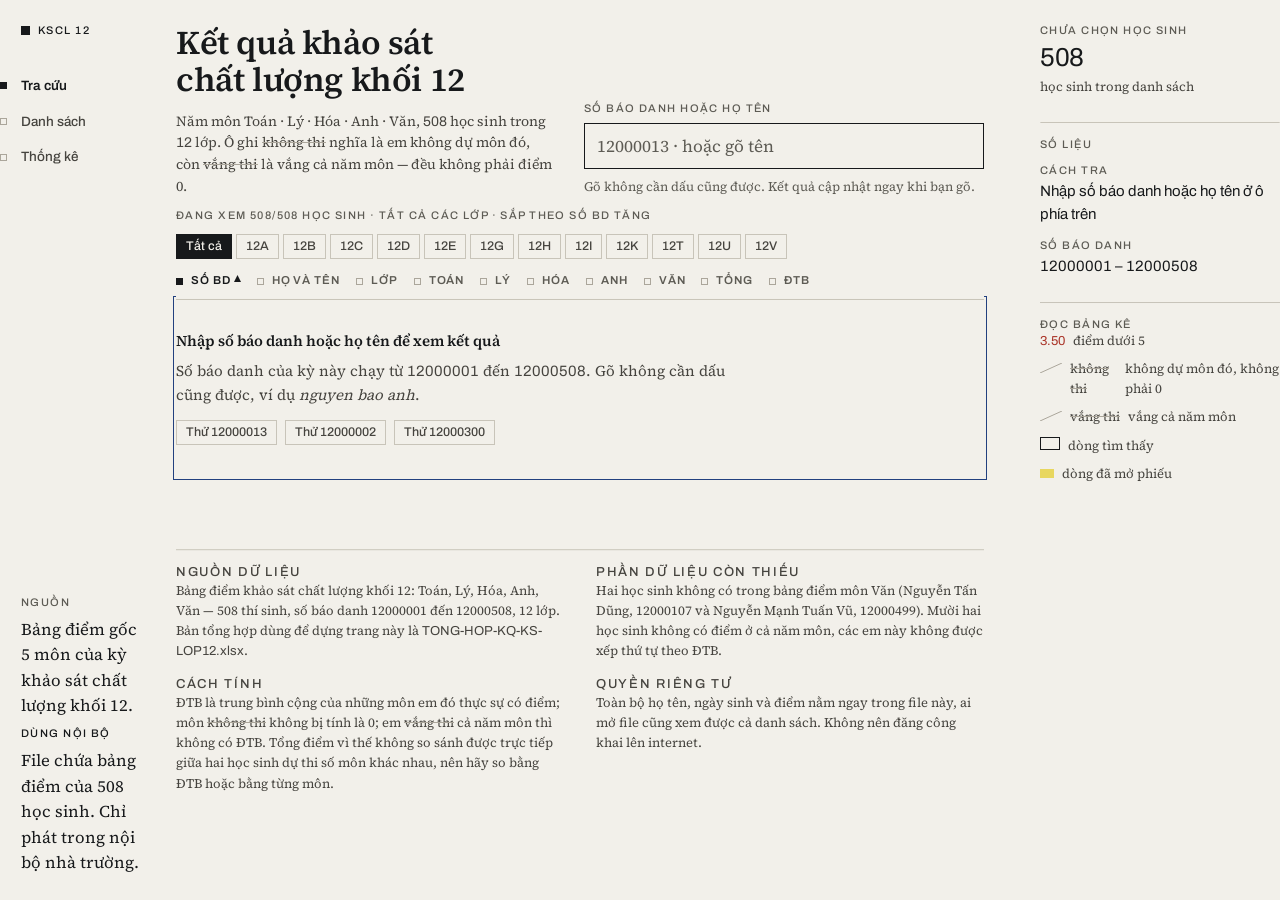
<file: deploy-vercel/index.html>
<!doctype html>
<html lang="vi">
<head>
<meta charset="utf-8">
<meta name="viewport" content="width=device-width, initial-scale=1">
<title>Tra cứu kết quả khảo sát chất lượng khối 12</title>
<meta name="description" content="Tra cứu điểm khảo sát chất lượng 5 môn (Toán, Lý, Hóa, Anh, Văn) của 508 học sinh khối 12 theo số báo danh hoặc họ tên.">
<meta name="color-scheme" content="light">
<link rel="icon" href="[data-uri]">
<style>/* ==========================================================================
   KSCL 12 — bảng kê có thước kẻ
   Mọi đường kẻ do một engine 1px vẽ (xem app.js), trừ gạch chân của hàng tiêu
   đề đang dính (position: sticky không host được SVG).
   ========================================================================== */

/* ---- font, nạp bằng data URI do build.py chèn ---------------------------- */
@font-face{font-family:'Archivo';font-style:normal;font-weight:400 600;font-display:swap;src:url([data-uri]) format('woff2');unicode-range:U+0102-0103, U+0110-0111, U+0128-0129, U+0168-0169, U+01A0-01A1, U+01AF-01B0, U+0300-0301, U+0303-0304, U+0308-0309, U+0323, U+0329, U+1EA0-1EF9, U+20AB}
@font-face{font-family:'Archivo';font-style:normal;font-weight:400 600;font-display:swap;src:url([data-uri]) format('woff2');unicode-range:U+0000-00FF, U+0131, U+0152-0153, U+02BB-02BC, U+02C6, U+02DA, U+02DC, U+0304, U+0308, U+0329, U+2000-206F, U+20AC, U+2122, U+2191, U+2193, U+2212, U+2215, U+FEFF, U+FFFD}
@font-face{font-family:'Source Serif 4';font-style:normal;font-weight:400 600;font-display:swap;src:url([data-uri]) format('woff2');unicode-range:U+0102-0103, U+0110-0111, U+0128-0129, U+0168-0169, U+01A0-01A1, U+01AF-01B0, U+0300-0301, U+0303-0304, U+0308-0309, U+0323, U+0329, U+1EA0-1EF9, U+20AB}
@font-face{font-family:'Source Serif 4';font-style:normal;font-weight:400 600;font-display:swap;src:url([data-uri]) format('woff2');unicode-range:U+0000-00FF, U+0131, U+0152-0153, U+02BB-02BC, U+02C6, U+02DA, U+02DC, U+0304, U+0308, U+0329, U+2000-206F, U+20AC, U+2122, U+2191, U+2193, U+2212, U+2215, U+FEFF, U+FFFD}

:root {
  --giay-xuong:      #f2f0ea;
  --giay-xuong-2:    #e8e5dc;
  --giay-xuong-3:    #dedad0;
  --muc-toner:        #17191b;
  --muc-toner-2:      #46443f;
  --muc-toner-3:      #5d5b54;
  --duong-ke:       #c8c4b9;
  --duong-ke-2:     #aba69b;
  --son-do:        #a93226;
  --xanh-bi:       #22407e;
  --da-quang:     #e8d75f;

  --serif: "Source Serif 4", "Times New Roman", serif;
  --ui:    "Archivo", "Segoe UI", system-ui, sans-serif;

  --s1: 4px;  --s2: 8px;  --s3: 12px; --s4: 16px;
  --s5: 24px; --s6: 32px; --s7: 48px; --s8: 72px;

  --rail: 176px;
  --margin: 264px;
  --ease: cubic-bezier(.22, 1, .36, 1);
}

*, *::before, *::after { box-sizing: border-box; border-radius: 0; }

html { -webkit-text-size-adjust: 100%; }

body {
  margin: 0;
  background: var(--giay-xuong);
  color: var(--muc-toner);
  font: 400 16.5px/1.55 var(--serif);
  font-variant-numeric: tabular-nums;
  -webkit-font-smoothing: antialiased;
}

::selection { background: var(--da-quang); color: var(--muc-toner); }
:root { caret-color: var(--muc-toner); }

:focus-visible {
  outline: 1px solid var(--xanh-bi);
  outline-offset: 2px;
}

* { scrollbar-width: thin; scrollbar-color: var(--duong-ke-2) var(--giay-xuong); }
*::-webkit-scrollbar { width: 10px; height: 10px; }
*::-webkit-scrollbar-track { background: var(--giay-xuong); }
*::-webkit-scrollbar-thumb { background: var(--duong-ke-2); border: 3px solid var(--giay-xuong); }

/* ---- apparatus type ------------------------------------------------------ */
.lb {
  font: 500 11px/1.2 var(--ui);
  letter-spacing: .13em;
  text-transform: uppercase;
  color: var(--muc-toner-3);
}
.lb-ink { color: var(--muc-toner); }
.num { font-family: var(--ui); font-variant-numeric: tabular-nums; }

h1, h2, h3, p, ul, ol, figure, table { margin: 0; }

h1 {
  font: 600 clamp(26px, 2.6vw, 34px)/1.12 var(--serif);
  letter-spacing: -.012em;
  text-wrap: balance;
}
h2 { font: 600 19px/1.25 var(--serif); letter-spacing: -.005em; text-wrap: balance; }
h3 { font: 600 15px/1.3 var(--serif); }

a { color: var(--xanh-bi); text-underline-offset: 3px; text-decoration-thickness: 1px; }
a:hover { text-decoration-thickness: 2px; }

.struck {
  text-decoration: line-through;
  text-decoration-thickness: 1px;
  text-decoration-color: var(--duong-ke-2);
}

/* ---- shell --------------------------------------------------------------- */
.shell {
  display: grid;
  grid-template-columns: var(--rail) minmax(0, 1fr);
  align-items: start;
  min-height: 100vh;
}
@media (min-width: 1200px) {
  .shell { grid-template-columns: var(--rail) minmax(0, 1fr) var(--margin); }
}

/* ---- rail ---------------------------------------------------------------- */
.rail {
  position: sticky;
  top: 0;
  align-self: start;
  padding: var(--s5) var(--s4) var(--s5) 0;
  display: flex;
  flex-direction: column;
  gap: var(--s6);
}
@media (min-width: 1200px) { .rail { min-height: 100vh; } }

.mark { display: flex; align-items: center; gap: var(--s2); padding-left: 21px; }
.mark .sq { width: 9px; height: 9px; background: var(--muc-toner); flex: none; }
.nav { display: flex; flex-direction: column; gap: 2px; }
.nav button {
  appearance: none;
  background: none;
  border: 0;
  padding: var(--s2) 0 var(--s2) 21px;
  text-align: left;
  cursor: pointer;
  color: var(--muc-toner-2);
  font: 500 13.5px/1.3 var(--ui);
  position: relative;
}
.nav button:hover { color: var(--muc-toner); }
.nav button[aria-selected="true"] { color: var(--muc-toner); font-weight: 600; }
.nav .detent {
  position: absolute;
  left: 0; top: 50%;
  width: 7px; height: 7px;
  margin-top: -3.5px;
  border: 1px solid var(--duong-ke-2);
}
.nav button[aria-selected="true"] .detent { background: var(--muc-toner); border-color: var(--muc-toner); }
.rail .foot { margin-top: auto; padding-left: 21px; max-width: 148px; }
.rail .foot p + p { margin-top: var(--s2); }

/* ---- masthead ------------------------------------------------------------ */
.main { min-width: 0; padding: var(--s5) clamp(var(--s4), 3vw, var(--s6)) var(--s8) 0; }

.mast { display: grid; gap: var(--s5); }
@media (min-width: 900px) {
  .mast { grid-template-columns: minmax(0, 1fr) minmax(320px, 400px); align-items: end; gap: var(--s6); }
}
.mast .sub { margin-top: var(--s3); color: var(--muc-toner-2); font-size: 14px; }

/* ---- search -------------------------------------------------------------- */
.search label { display: block; margin-bottom: var(--s2); }
.search .field { position: relative; display: flex; }
.search input {
  flex: 1;
  min-width: 0;
  appearance: none;
  background: transparent;
  border: 1px solid var(--muc-toner);
  padding: 11px 38px 11px 12px;
  font: 400 17px/1.3 var(--serif);
  color: var(--muc-toner);
}
.search input::placeholder { color: var(--muc-toner-3); }
.search input::-webkit-search-cancel-button,
.search input::-webkit-search-decoration { -webkit-appearance: none; appearance: none; }
.search .clear {
  position: absolute;
  right: 1px; top: 1px; bottom: 1px;
  width: 34px;
  display: none;
  align-items: center;
  justify-content: center;
  background: none;
  border: 0;
  cursor: pointer;
  color: var(--muc-toner-2);
}
.search.has-q .clear { display: flex; }
.search .hint { margin-top: var(--s2); font-size: 13px; color: var(--muc-toner-3); }

/* ---- view head + rules --------------------------------------------------- */
.rulehost { position: relative; }

.story { margin-top: var(--s7); }
.story head, .story .head {
  display: block;
  padding-bottom: var(--s3);
}
.story > h2 { padding-bottom: var(--s2); }
.story > .lede { max-width: 68ch; color: var(--muc-toner-2); font-size: 15px; margin-top: var(--s2); }

/* ---- bands (filter + sort) ---------------------------------------------- */
.band,
.band.ruled {
  position: sticky;
  top: 0;
  z-index: 3;
  background: var(--giay-xuong);
  display: grid;
  gap: var(--s3);
  padding: var(--s3) 0 var(--s2);
}
.scope { display: flex; flex-wrap: wrap; align-items: baseline; gap: var(--s3) var(--s5); }
.keys { display: flex; flex-wrap: wrap; gap: var(--s1) var(--s4); }
.key {
  appearance: none;
  background: none;
  border: 0;
  padding: 3px 0 3px 15px;
  cursor: pointer;
  position: relative;
  font: 600 11.5px/1.2 var(--ui);
  letter-spacing: .08em;
  text-transform: uppercase;
  color: var(--muc-toner-3);
}
.key:hover { color: var(--muc-toner); }
.key .detent {
  position: absolute;
  left: 0; top: 50%;
  width: 7px; height: 7px;
  margin-top: -3.5px;
  border: 1px solid var(--duong-ke-2);
}
.key[aria-pressed="true"] { color: var(--muc-toner); }
.key[aria-pressed="true"] .detent { background: var(--muc-toner); border-color: var(--muc-toner); }
.key .dir { font-size: 9px; letter-spacing: 0; margin-left: 3px; }

.classes { display: flex; flex-wrap: wrap; gap: var(--s1); }
.chip {
  appearance: none;
  background: none;
  border: 1px solid var(--duong-ke);
  padding: 4px 9px;
  cursor: pointer;
  font: 500 12.5px/1.2 var(--ui);
  color: var(--muc-toner-2);
}
.chip:hover { border-color: var(--duong-ke-2); color: var(--muc-toner); }
.chip[aria-pressed="true"] { background: var(--muc-toner); border-color: var(--muc-toner); color: var(--giay-xuong); }

/* ---- results (tra cứu) --------------------------------------------------- */
.hits { display: flex; flex-direction: column; }
.hit {
  display: grid;
  grid-template-columns: minmax(0, 1fr) auto auto;
  gap: var(--s2) var(--s4);
  align-items: baseline;
  padding: var(--s3) var(--s3) var(--s3) var(--s4);
  background: none;
  border: 0;
  text-align: left;
  cursor: pointer;
  position: relative;
  color: inherit;
  font: inherit;
}
.hit:hover { background: var(--giay-xuong-2); }
.hit[aria-current="true"] { background: var(--da-quang); }
.hit .meta2 { display: flex; gap: var(--s3); align-items: baseline; }
.hit .sbd { font-family: var(--ui); font-size: 12.5px; color: var(--muc-toner-2); }
.hit[aria-current="true"] .sbd { color: var(--muc-toner); }
.hit .ten { font-size: 17px; }
.hit .lop { font: 500 12.5px/1.2 var(--ui); color: var(--muc-toner-3); }
.hit .dtb { font-family: var(--ui); font-size: 14px; text-align: right; }

.slip { margin-top: var(--s6); }
.slip .ident { display: flex; flex-wrap: wrap; gap: var(--s2) var(--s5); align-items: baseline; }
.slip .ident .name { font: 600 23px/1.2 var(--serif); letter-spacing: -.008em; }
.subjects { margin-top: var(--s4); max-width: 560px; }
.srow {
  display: grid;
  grid-template-columns: minmax(88px, 128px) 1fr auto;
  gap: var(--s4);
  align-items: baseline;
  padding: var(--s3) 0;
  position: relative;
}
.srow .score { font-family: var(--ui); font-size: 17px; text-align: right; min-width: 3.6em; }
.srow .score.low { color: var(--son-do); }
.srow .score.none { color: var(--muc-toner-3); font-size: 12.5px; letter-spacing: .06em; text-transform: uppercase; }
.srow .meter { position: relative; height: 7px; border-bottom: 1px solid var(--duong-ke); }
.srow .meter i { position: absolute; left: 0; bottom: 0; height: 7px; background: var(--muc-toner); display: block; }
.srow .meter i.low { background: var(--son-do); }
.srow .meter b { position: absolute; left: 50%; bottom: -3px; width: 1px; height: 13px; background: var(--duong-ke-2); }
/* ô vắng mặt: chỗ lẽ ra là số đo thì bị gạch chéo, không phải số 0 */
.srow .hatch { height: 7px; border-bottom: 1px solid var(--duong-ke); }
.totals {
  margin-top: var(--s4);
  display: flex;
  flex-wrap: wrap;
  gap: var(--s2) var(--s6);
  padding-top: var(--s3);
  max-width: 560px;
}
.totals div { display: flex; flex-direction: column; gap: 3px; }
.totals .v { font-family: var(--ui); font-size: 19px; }
.totals .v.low { color: var(--son-do); }

/* ---- table (danh sách) --------------------------------------------------- */
/* không đặt overflow ở .wrap: nó biến khung thành scroll container và làm
   hàng tiêu đề dính (position: sticky) mất tác dụng */
.wrap { min-width: 0; }
table {
  width: 100%;
  border-collapse: collapse;
  font-size: 15px;
}
thead th {
  position: sticky;
  top: var(--bandH, 96px);
  background: var(--giay-xuong);
  border-bottom: 1px solid var(--muc-toner);
  padding: 0 0 var(--s2);
  text-align: right;
  font: 600 11.5px/1.2 var(--ui);
  letter-spacing: .08em;
  text-transform: uppercase;
  color: var(--muc-toner-2);
  white-space: nowrap;
}
thead th.t-l { text-align: left; }
tbody td {
  padding: 9px 0;
  text-align: right;
  vertical-align: baseline;
  position: relative;
}
tbody td.t-l { text-align: left; }
tbody td.n { font-family: var(--ui); font-size: 14.5px; white-space: nowrap; }
tbody td.sbd { white-space: nowrap; }
tbody td.low { color: var(--son-do); }
tbody td.none { color: var(--muc-toner-3); font-size: 11px; letter-spacing: .07em; text-transform: uppercase; }
tbody td.idx { color: var(--muc-toner-3); font-size: 12px; width: 42px; }
tbody td.name { font-size: 16px; padding-right: var(--s4); }
td.name .open {
  font: inherit;
  color: inherit;
  background: none;
  border: 0;
  padding: 0;
  text-align: left;
  cursor: pointer;
  text-underline-offset: 3px;
}
td.name .open:hover {
  text-decoration: underline;
  text-decoration-thickness: 1px;
  text-decoration-color: var(--duong-ke-2);
}
td.name .meta { font: 500 11.5px/1.2 var(--ui); color: var(--muc-toner-3); margin-left: 7px; }
@media (min-width: 720px) { td.name .meta { display: none; } }
tbody tr.on td { background: var(--da-quang); }
tbody tr:hover td { background: var(--giay-xuong-2); }
tbody tr.on:hover td { background: var(--da-quang); }
tfoot td {
  padding: var(--s3) 0;
  font-family: var(--ui);
  font-size: 14.5px;
  text-align: right;
}
tfoot td.t-l { text-align: left; }

/* ---- charts (thống kê) --------------------------------------------------- */
.grid2 { display: grid; gap: var(--s7) var(--s6); }
@media (min-width: 1000px) { .grid2 { grid-template-columns: repeat(2, minmax(0, 1fr)); } }

.chart { position: relative; }
.chart svg { display: block; width: 100%; overflow: visible; }
.chart figcaption { margin-top: var(--s3); font-size: 13px; color: var(--muc-toner-2); }

.multi { display: grid; gap: var(--s6) var(--s5); }
@media (min-width: 700px) { .multi { grid-template-columns: repeat(2, minmax(0, 1fr)); } }
@media (min-width: 1100px) { .multi { grid-template-columns: repeat(3, minmax(0, 1fr)); } }
.mini { display: flex; flex-direction: column; gap: var(--s3); }
.mini h3 { display: flex; justify-content: space-between; align-items: baseline; gap: var(--s3); padding-bottom: 0; }
.mini h3 span { font: 500 11px/1.2 var(--ui); letter-spacing: .1em; text-transform: uppercase; color: var(--muc-toner-3); }
.mini .stats { font-size: 13px; color: var(--muc-toner-2); line-height: 1.7; }
.mini .stats b { font-family: var(--ui); font-weight: 400; color: var(--muc-toner); }
.mini .chart { margin: 0; }

table.avg { font-size: 14.5px; }
table.avg thead th { position: static; }

/* ---- apparatus margin ---------------------------------------------------- */
.apparatus {
  position: sticky;
  top: 0;
  align-self: start;
  padding: var(--s5) 0 var(--s6) var(--s5);
  min-height: 100vh;
}
.apparatus .blk + .blk { margin-top: var(--s5); padding-top: var(--s4); }
.apparatus .big { font-family: var(--ui); font-size: 26px; letter-spacing: -.01em; display: block; }
.apparatus dl { margin: 0; }
.apparatus dt { margin-top: var(--s3); font: 500 11px/1.3 var(--ui); letter-spacing: .13em; text-transform: uppercase; color: var(--muc-toner-3); }
.apparatus dd { margin: 2px 0 0; font-family: var(--ui); font-size: 15px; }
.apparatus .note { font-size: 13px; color: var(--muc-toner-2); line-height: 1.6; }
.apparatus .legend { display: grid; gap: var(--s2); }
.apparatus .legend span { display: flex; gap: var(--s2); align-items: baseline; font-size: 13px; color: var(--muc-toner-2); }
.apparatus .legend .sw-red { color: var(--son-do); font-family: var(--ui); }
.apparatus .legend .sw-hatch { color: var(--duong-ke-2); display: inline-flex; vertical-align: -1px; }
.apparatus .legend .sw-br { color: var(--muc-toner); display: inline-flex; vertical-align: -1px; }
.apparatus .legend .sw-mark { background: var(--da-quang); width: 14px; height: 9px; flex: none; display: inline-block; }

@media (max-width: 1199px) {
  .apparatus { position: static; min-height: 0; padding: var(--s5) 0 0; }
  .apparatus .blk + .blk { margin-top: var(--s4); }
}

/* ---- empty state --------------------------------------------------------- */
.empty { padding: var(--s6) 0; max-width: 62ch; }
.empty h3 { margin-bottom: var(--s2); }
.empty p { color: var(--muc-toner-2); font-size: 15px; }
.empty ul { margin-top: var(--s3); padding: 0; list-style: none; display: flex; flex-wrap: wrap; gap: var(--s2); }
.empty code {
  font: 400 13.5px/1.4 var(--ui);
  border: 1px solid var(--duong-ke);
  background: var(--giay-xuong-2);
  padding: 5px 9px;
  cursor: pointer;
}

/* ---- footer -------------------------------------------------------------- */
.foot-doc { margin-top: var(--s8); padding-top: var(--s4); display: grid; gap: var(--s3); }
.foot-doc .cols { display: grid; gap: var(--s4) var(--s6); }
@media (min-width: 800px) { .foot-doc .cols { grid-template-columns: repeat(2, minmax(0, 1fr)); } }
.foot-doc p { font-size: 13px; color: var(--muc-toner-2); }
.sig { display: flex; gap: var(--s7); flex-wrap: wrap; margin-top: var(--s5); }
.sig div { min-width: 180px; }
.sig .line { margin-top: 42px; border-top: 1px solid var(--duong-ke-2); padding-top: var(--s2); }

/* ---- ruler engine -------------------------------------------------------- */
.ruled { position: relative; }
.ruler {
  position: absolute;
  inset: 0;
  width: 100%;
  height: 100%;
  pointer-events: none;
  z-index: 1;
  overflow: visible;
}
.sr { position: absolute; width: 1px; height: 1px; overflow: hidden; clip-path: inset(50%); white-space: nowrap; }

.live { position: absolute; width: 1px; height: 1px; overflow: hidden; clip-path: inset(50%); }

/* ---- motion -------------------------------------------------------------- */
@keyframes slide-in {
  from { opacity: 0; transform: translateX(-4px); }
  to   { opacity: 1; transform: translateX(0); }
}
.hit { transition: background-color 120ms linear; }
/* mô-típ nhập phiếu: thân phiếu hiện dần rồi lớp thước kẻ được vẽ từ trái sang
   phải — chỉ chạy khi đổi sang học sinh khác, không chạy lại mỗi lần gõ phím */
.slip.moi .ident, .slip.moi .subjects, .slip.moi .totals { animation: slide-in 320ms var(--ease) both; }
.slip.moi .subjects { animation-delay: 40ms; }
.slip.moi .totals { animation-delay: 80ms; }
.slip.moi svg.ruler { animation: ke-vach 460ms var(--ease) both; }
@keyframes ke-vach {
  from { clip-path: inset(0 100% 0 0); }
  to   { clip-path: inset(0 0 0 0); }
}
.nav .detent, .key .detent { transition: background-color 120ms linear, border-color 120ms linear; }

@media (prefers-reduced-motion: reduce) {
  * { animation: none !important; transition: none !important; }
}

/* ---- small screens ------------------------------------------------------- */
@media (max-width: 899px) {
  .shell { grid-template-columns: minmax(0, 1fr); }
  .rail {
    position: static;
    flex-direction: row;
    align-items: center;
    gap: var(--s5);
    padding: var(--s3) 0;
    flex-wrap: wrap;
  }
  .mark { padding-left: 0; }
  .nav { flex-direction: row; gap: var(--s4); }
  .nav button { padding: var(--s2) 0 var(--s2) 15px; }
  .rail .foot { display: none; }
  .main { padding: var(--s4) var(--s4) var(--s7) var(--s4); }
  .classes, .keys { flex-wrap: nowrap; overflow-x: auto; padding-bottom: 3px; }
  .classes > *, .keys > * { flex: none; }
  .chip { padding: 3px 8px; font-size: 12px; }
  .key { padding-top: 2px; padding-bottom: 2px; }
  thead th { top: 52px; }
}

@media (max-width: 719px) {
  .wrap { overflow-x: visible; }
  table, tbody, tfoot, tr, td { display: block; width: 100%; }
  thead { display: none; }
  tbody tr {
    padding: var(--s3) 0;
    display: grid;
    grid-template-columns: repeat(5, minmax(0, 1fr));
    gap: var(--s2) 0;
  }
  tbody tr.on { background: var(--da-quang); }
  tbody td { padding: 0; text-align: center; }
  tbody td.idx, tbody td.cls { display: none; }
  tbody td.name {
    grid-column: 1 / -1;
    text-align: left;
    padding: 0 0 var(--s1);
    font-size: 17px;
  }
  tbody td.sbd {
    grid-column: 1 / -1;
    text-align: left;
    font-size: 12px;
    color: var(--muc-toner-3);
    padding: 0 0 var(--s2);
  }
  tbody td[data-mon]::before {
    content: attr(data-mon);
    display: block;
    font: 500 9.5px/1.5 var(--ui);
    letter-spacing: .08em;
    text-transform: uppercase;
    color: var(--muc-toner-3);
  }
  tbody td.none { font-size: 9.5px; letter-spacing: .02em; }
  tbody td.total, tbody td.mean {
    grid-column: span 1;
    font-size: 13px;
  }
  tbody td.total::before, tbody td.mean::before { content: ""; display: block; font: 500 9.5px/1.4 var(--ui); letter-spacing: .08em; color: var(--muc-toner-3); text-transform: uppercase; }
  tbody td.total::before { content: "Tổng"; }
  tbody td.mean::before { content: "ĐTB"; }
  tfoot tr { display: grid; grid-template-columns: repeat(2, minmax(0, 1fr)); gap: var(--s2); padding-top: var(--s3); }
  tfoot td { text-align: left; }
  .srow { grid-template-columns: minmax(76px, 96px) 1fr auto; gap: var(--s3); }
  .sig div { min-width: 140px; }
}

/* ---- print --------------------------------------------------------------- */
@media print {
  :root {
    --giay-xuong: #fff; --giay-xuong-2: #f4f2ec; --duong-ke: #999; --duong-ke-2: #777;
    --muc-toner-3: #333; --muc-toner-2: #222;
  }
  @page { margin: 14mm 12mm; }
  .rail, .band, .search, .apparatus, .nav, .foot-doc .print-hide { display: none !important; }
  .shell { display: block; }
  .main { padding: 0; }
  thead th { position: static; }
  tbody tr, .srow, .hit { page-break-inside: avoid; }
  tbody tr:hover td { background: none; }
  .story { margin-top: var(--s5); }
  a { color: var(--muc-toner); text-decoration: none; }
  .print-only { display: block !important; }
}
.print-only { display: none; }
</style>
</head>
<body>

<div class="shell">

  <aside class="rail">
    <p class="mark"><span class="sq" aria-hidden="true"></span><span class="lb lb-ink">KSCL&nbsp;12</span></p>

    <nav class="nav" role="tablist" aria-label="Khu vực">
      <button type="button" role="tab" id="tab-tracuu" aria-controls="view-tracuu" aria-selected="true" tabindex="0"><span class="detent" aria-hidden="true"></span>Tra cứu</button>
      <button type="button" role="tab" id="tab-danhsach" aria-controls="view-danhsach" aria-selected="false" tabindex="-1"><span class="detent" aria-hidden="true"></span>Danh sách</button>
      <button type="button" role="tab" id="tab-thongke" aria-controls="view-thongke" aria-selected="false" tabindex="-1"><span class="detent" aria-hidden="true"></span>Thống kê</button>
    </nav>

    <div class="foot">
      <p class="lb">Nguồn</p>
      <p>Bảng điểm gốc 5 môn của kỳ khảo sát chất lượng khối 12.</p>
      <p class="lb lb-ink">Dùng nội bộ</p>
      <p>File chứa bảng điểm của 508 học sinh. Chỉ phát trong nội bộ nhà trường.</p>
    </div>
  </aside>

  <main class="main">

    <header class="mast">
      <div>
        <h1>Kết quả khảo sát chất lượng khối 12</h1>
        <p class="sub">Năm môn Toán · Lý · Hóa · Anh · Văn, <span class="num">508</span> học sinh trong <span class="num">12</span> lớp. Ô ghi <span class="struck">không thi</span> nghĩa là em không dự môn đó, còn <span class="struck">vắng thi</span> là vắng cả năm môn — đều không phải điểm 0.</p>
      </div>

      <form class="search" id="search" role="search" autocomplete="off">
        <label class="lb" for="q">Số báo danh hoặc họ tên</label>
        <div class="field">
          <input id="q" name="q" type="search" inputmode="search" spellcheck="false" placeholder="12000013 · hoặc gõ tên" aria-describedby="qhint">
          <button class="clear" id="clearq" type="button" aria-label="Xoá ô tìm kiếm">
            <svg width="13" height="13" viewBox="0 0 13 13" aria-hidden="true"><path d="M1 1l11 11M12 1L1 12" stroke="currentColor" stroke-width="1.25" fill="none"/></svg>
          </button>
        </div>
        <p class="hint" id="qhint">Gõ không cần dấu cũng được. Kết quả cập nhật ngay khi bạn gõ.</p>
      </form>
    </header>

    <p class="live" id="live" role="status" aria-live="polite"></p>

    <div class="band ruled" id="band" data-r="b">
      <p class="lb" id="scopeline">Đang xem 508/508 học sinh</p>
      <div class="classes" id="classes" role="group" aria-label="Lọc theo lớp"></div>
      <div class="keys" id="keys" role="group" aria-label="Sắp xếp theo"></div>
    </div>

    <section id="view-tracuu" class="view" role="tabpanel" aria-labelledby="tab-tracuu" tabindex="-1">
      <div id="hits" class="hits ruled" data-r="rows" data-render="rules"></div>
      <div id="slip"></div>
    </section>

    <section id="view-danhsach" class="view" role="tabpanel" aria-labelledby="tab-danhsach" tabindex="-1" hidden>
      <p class="sr" id="list-summary" aria-live="polite"></p>
      <div class="wrap ruled" id="tablewrap" data-r="rules" data-render="rules">
        <table id="kq">
          <caption class="sr">Bảng điểm khảo sát chất lượng 5 môn của 508 học sinh khối 12, sắp xếp và lọc theo lựa chọn phía trên.</caption>
          <thead>
            <tr>
              <th scope="col" class="t-l">STT</th>
              <th scope="col" class="t-l">Số BD</th>
              <th scope="col" class="t-l">Họ và tên</th>
              <th scope="col" class="t-l">Lớp</th>
              <th scope="col">Toán</th>
              <th scope="col">Lý</th>
              <th scope="col">Hóa</th>
              <th scope="col">Anh</th>
              <th scope="col">Văn</th>
              <th scope="col">Tổng</th>
              <th scope="col">ĐTB</th>
            </tr>
          </thead>
          <tbody id="tbody"></tbody>
          <tfoot id="tfoot"></tfoot>
        </table>
      </div>
    </section>

    <section id="view-thongke" class="view" role="tabpanel" aria-labelledby="tab-thongke" tabindex="-1" hidden>
      <div id="stats"></div>
    </section>

    <footer class="foot-doc ruled" data-r="t" data-render="rules">
      <div class="cols">
        <div>
          <p class="lb">Nguồn dữ liệu</p>
          <p>Bảng điểm khảo sát chất lượng khối 12: Toán, Lý, Hóa, Anh, Văn — 508 thí sinh, số báo danh 12000001 đến 12000508, 12 lớp. Bản tổng hợp dùng để dựng trang này là <span class="num">TONG-HOP-KQ-KS-LOP12.xlsx</span>.</p>
        </div>
        <div>
          <p class="lb">Phần dữ liệu còn thiếu</p>
          <p>Hai học sinh không có trong bảng điểm môn Văn (Nguyễn Tấn Dũng, 12000107 và Nguyễn Mạnh Tuấn Vũ, 12000499). Mười hai học sinh không có điểm ở cả năm môn, các em này không được xếp thứ tự theo ĐTB.</p>
        </div>
        <div>
          <p class="lb">Cách tính</p>
          <p>ĐTB là trung bình cộng của những môn em đó thực sự có điểm; môn <span class="struck">không thi</span> không bị tính là 0; em <span class="struck">vắng thi</span> cả năm môn thì không có ĐTB. Tổng điểm vì thế không so sánh được trực tiếp giữa hai học sinh dự thi số môn khác nhau, nên hãy so bằng ĐTB hoặc bằng từng môn.</p>
        </div>
        <div>
          <p class="lb">Quyền riêng tư</p>
          <p>Toàn bộ họ tên, ngày sinh và điểm nằm ngay trong file này, ai mở file cũng xem được cả danh sách. Không nên đăng công khai lên internet.</p>
        </div>
      </div>
    </footer>

  </main>

  <aside class="apparatus" aria-label="Số liệu bên lề">
    <div class="blk">
      <p class="lb" id="apLabel">Đang xem</p>
      <span class="big num" id="apBig">508</span>
      <p class="note" id="apNote">trên tổng số 508 học sinh</p>
    </div>

    <div class="blk ruled" data-r="t" data-render="rules">
      <p class="lb">Số liệu</p>
      <dl id="apList"></dl>
    </div>

    <div class="blk ruled" data-r="t" data-render="rules">
      <p class="lb">Đọc bảng kê</p>
      <div class="legend">
        <span><span class="sw-red num">3.50</span> điểm dưới 5</span>
        <span><span class="sw-hatch" aria-hidden="true"><svg width="22" height="10" viewBox="0 0 22 10"><path d="M0 10L22 0" stroke="currentColor" stroke-width="1" fill="none"/></svg></span> <span class="struck">không thi</span> không dự môn đó, không phải 0</span>
        <span><span class="sw-hatch" aria-hidden="true"><svg width="22" height="10" viewBox="0 0 22 10"><path d="M0 10L22 0" stroke="currentColor" stroke-width="1" fill="none"/></svg></span> <span class="struck">vắng thi</span> vắng cả năm môn</span>
        <span><span class="sw-br" aria-hidden="true"><svg width="20" height="13" viewBox="0 0 20 13"><rect x="0.5" y="0.5" width="19" height="12" fill="none" stroke="currentColor"/></svg></span> dòng tìm thấy</span>
        <span><span class="sw-mark" aria-hidden="true"></span> dòng đã mở phiếu</span>
      </div>
    </div>
  </aside>

</div>

<noscript>
  <p style="padding:24px;font:400 16px/1.6 system-ui,sans-serif">Trang này cần JavaScript để tra cứu. Nếu tiện ích bị tắt, bạn xem trực tiếp file <strong>TONG-HOP-KQ-KS-LOP12.xlsx</strong>.</p>
</noscript>

<script type="application/json" id="kqdata">{"ky":"Khảo sát chất lượng khối 12","mon":["Toán","Lý","Hóa","Anh","Văn"],"lop":["12A","12B","12C","12D","12E","12G","12H","12I","12K","12T","12U","12V"],"hs":[{"sbd":"12000001","ten":"Bùi Thị Tâm An","ns":"31/08/2009","lop":"12A","d":[null,null,null,null,null]},{"sbd":"12000002","ten":"Nguyễn Xuân Hải An","ns":"01/01/2009","lop":"12U","d":[3.5,null,null,null,7.75]},{"sbd":"12000003","ten":"Bùi Hà Nam Anh","ns":"06/12/2009","lop":"12B","d":[4.6,4.6,null,5.25,5.0]},{"sbd":"12000004","ten":"Bùi Phương Anh","ns":"05/04/2009","lop":"12V","d":[5.85,null,null,null,5.75]},{"sbd":"12000005","ten":"Bùi Thị Lan Anh","ns":"07/06/2009","lop":"12H","d":[7.3,6.85,null,6.0,7.5]},{"sbd":"12000006","ten":"Đào Đức Anh","ns":"05/09/2009","lop":"12C","d":[null,null,null,null,null]},{"sbd":"12000007","ten":"Đào Thị Phương Anh","ns":"12/03/2009","lop":"12V","d":[5.85,null,null,4.75,8.0]},{"sbd":"12000008","ten":"Đỗ Ngọc Anh","ns":"07/09/2009","lop":"12K","d":[2.1,null,null,7.25,7.25]},{"sbd":"12000009","ten":"Đỗ Phương Anh","ns":"01/07/2009","lop":"12V","d":[6.0,null,null,6.25,8.0]},{"sbd":"12000010","ten":"Hà Kiều Anh","ns":"03/11/2009","lop":"12U","d":[null,null,null,null,null]},{"sbd":"12000011","ten":"Hà Phương Anh","ns":"12/10/2009","lop":"12H","d":[2.3,3.45,null,4.0,7.5]},{"sbd":"12000012","ten":"Hà Phương Anh","ns":"29/10/2009","lop":"12T","d":[8.55,null,null,8.25,8.0]},{"sbd":"12000013","ten":"Hà Tú Anh","ns":"08/01/2009","lop":"12A","d":[7.7,null,7.5,null,5.5]},{"sbd":"12000014","ten":"Hà Việt Anh","ns":"01/11/2009","lop":"12V","d":[4.5,null,null,null,6.25]},{"sbd":"12000015","ten":"Lê Nguyên Anh","ns":"04/06/2009","lop":"12I","d":[6.2,5.85,null,6.25,5.0]},{"sbd":"12000016","ten":"Mai Phương Anh","ns":"20/12/2009","lop":"12G","d":[7.2,5.85,null,5.0,7.0]},{"sbd":"12000017","ten":"Nguyễn Bảo Anh","ns":"07/09/2009","lop":"12C","d":[5.45,8.0,7.0,null,7.25]},{"sbd":"12000018","ten":"Nguyễn Đào Mai Anh","ns":"16/10/2009","lop":"12A","d":[8.2,5.6,null,7.25,8.25]},{"sbd":"12000019","ten":"Nguyễn Đức Anh","ns":"11/06/2009","lop":"12A","d":[5.45,5.35,null,6.25,6.75]},{"sbd":"12000020","ten":"Nguyễn Hoài Anh","ns":"23/07/2009","lop":"12G","d":[8.8,6.1,null,5.75,7.75]},{"sbd":"12000021","ten":"Nguyễn Lan Anh","ns":"08/02/2009","lop":"12U","d":[4.0,null,null,6.75,7.75]},{"sbd":"12000022","ten":"Nguyễn Lan Anh","ns":"17/11/2009","lop":"12G","d":[7.7,4.75,null,9.0,8.25]},{"sbd":"12000023","ten":"Nguyễn Mai Anh","ns":"10/02/2009","lop":"12A","d":[7.7,null,8.5,null,6.25]},{"sbd":"12000024","ten":"Nguyễn Mỹ Anh","ns":"10/08/2009","lop":"12T","d":[5.85,null,null,4.75,7.75]},{"sbd":"12000025","ten":"Nguyễn Ngọc Anh","ns":"01/12/2009","lop":"12G","d":[6.1,5.85,null,5.5,7.5]},{"sbd":"12000026","ten":"Nguyễn Phương Anh","ns":"06/03/2009","lop":"12H","d":[6.0,4.35,5.0,null,7.0]},{"sbd":"12000027","ten":"Nguyễn Phương Anh","ns":"12/12/2009","lop":"12H","d":[5.0,5.75,null,3.5,6.5]},{"sbd":"12000028","ten":"Nguyễn Thế Anh","ns":"21/02/2009","lop":"12C","d":[4.85,5.25,5.0,null,7.25]},{"sbd":"12000029","ten":"Nguyễn Thị Hồng Anh","ns":"03/07/2009","lop":"12V","d":[4.75,3.6,null,3.0,7.5]},{"sbd":"12000030","ten":"Nguyễn Thị Lan Anh","ns":"22/07/2009","lop":"12I","d":[4.25,3.85,5.25,null,7.0]},{"sbd":"12000031","ten":"Nguyễn Thị Ngọc Anh","ns":"04/03/2009","lop":"12K","d":[4.35,null,5.75,null,4.5]},{"sbd":"12000032","ten":"Nguyễn Thị Ngọc Anh","ns":"12/04/2009","lop":"12I","d":[6.6,5.6,null,6.0,6.25]},{"sbd":"12000033","ten":"Nguyễn Thị Ngọc Anh","ns":"29/11/2009","lop":"12E","d":[5.7,5.35,8.0,null,7.0]},{"sbd":"12000034","ten":"Nguyễn Thị Phương Anh","ns":"17/11/2009","lop":"12K","d":[7.05,null,9.25,null,5.5]},{"sbd":"12000035","ten":"Nguyễn Thị Vân Anh","ns":"28/02/2009","lop":"12T","d":[4.0,null,null,null,8.0]},{"sbd":"12000036","ten":"Nguyễn Thùy Anh","ns":"12/09/2009","lop":"12I","d":[5.85,3.35,null,3.0,6.25]},{"sbd":"12000037","ten":"Nguyễn Tiến Anh","ns":"08/05/2009","lop":"12A","d":[9.4,6.85,null,6.5,6.5]},{"sbd":"12000038","ten":"Nguyễn Việt Anh","ns":"27/03/2009","lop":"12K","d":[4.85,5.85,null,5.75,4.75]},{"sbd":"12000039","ten":"Phạm Đức Anh","ns":"20/03/2009","lop":"12C","d":[7.3,6.5,8.0,null,7.25]},{"sbd":"12000040","ten":"Phạm Hữu Thế Anh","ns":"01/12/2009","lop":"12I","d":[6.85,6.1,4.75,null,6.75]},{"sbd":"12000041","ten":"Phạm Lan Anh","ns":"02/06/2009","lop":"12A","d":[6.45,5.6,6.5,null,6.0]},{"sbd":"12000042","ten":"Phạm Lan Anh","ns":"30/10/2009","lop":"12I","d":[4.75,5.0,4.75,null,6.75]},{"sbd":"12000043","ten":"Phạm Minh Anh","ns":"25/05/2009","lop":"12G","d":[7.55,5.95,null,3.25,7.5]},{"sbd":"12000044","ten":"Phạm Phương Anh","ns":"05/09/2009","lop":"12B","d":[5.0,5.5,6.5,null,6.5]},{"sbd":"12000045","ten":"Phạm Phương Anh","ns":"20/11/2009","lop":"12D","d":[3.1,4.85,null,null,7.25]},{"sbd":"12000046","ten":"Phạm Thị Kiều Anh","ns":"23/02/2009","lop":"12V","d":[4.35,null,null,null,8.0]},{"sbd":"12000047","ten":"Phạm Thị Ngọc Anh","ns":"03/11/2009","lop":"12V","d":[6.85,3.6,null,null,7.0]},{"sbd":"12000048","ten":"Phạm Trần Đức Anh","ns":"18/09/2009","lop":"12A","d":[8.9,8.25,8.5,null,null]},{"sbd":"12000049","ten":"Phạm Tuấn Anh","ns":"05/07/2009","lop":"12B","d":[7.55,6.1,9.5,null,6.5]},{"sbd":"12000050","ten":"Phan Hà Mai Anh","ns":"12/05/2009","lop":"12T","d":[10.0,6.85,null,7.25,8.25]},{"sbd":"12000051","ten":"Phan Hải Anh","ns":"17/02/2009","lop":"12G","d":[8.8,7.1,null,6.5,6.5]},{"sbd":"12000052","ten":"Thái Quỳnh Anh","ns":"18/06/2009","lop":"12T","d":[8.55,null,null,7.25,7.75]},{"sbd":"12000053","ten":"Trần Nguyễn Lan Anh","ns":"18/06/2009","lop":"12C","d":[4.7,6.25,null,null,7.25]},{"sbd":"12000054","ten":"Trần Thị Ngọc Anh","ns":"18/08/2009","lop":"12V","d":[4.75,null,null,null,7.0]},{"sbd":"12000055","ten":"Vũ Đình Phạm Thế Anh","ns":"09/10/2009","lop":"12C","d":[7.8,6.6,9.25,null,7.25]},{"sbd":"12000056","ten":"Vũ Hà Anh","ns":"30/08/2009","lop":"12G","d":[6.95,6.75,null,6.75,7.25]},{"sbd":"12000057","ten":"Vũ Minh Anh","ns":"15/10/2009","lop":"12I","d":[6.25,3.45,null,3.0,6.75]},{"sbd":"12000058","ten":"Vũ Nguyễn Đức Anh","ns":"28/02/2009","lop":"12G","d":[7.3,4.85,null,7.5,6.5]},{"sbd":"12000059","ten":"Vũ Quỳnh Anh","ns":"24/08/2009","lop":"12K","d":[5.6,6.25,null,null,7.5]},{"sbd":"12000060","ten":"Bùi Thị Ngọc Ánh","ns":"25/03/2009","lop":"12U","d":[5.0,null,null,3.75,8.25]},{"sbd":"12000061","ten":"Nguyễn Minh Ánh","ns":"26/09/2009","lop":"12V","d":[5.35,4.35,null,5.25,7.25]},{"sbd":"12000062","ten":"Nguyễn Thị Ngọc Ánh","ns":"11/01/2009","lop":"12H","d":[6.95,5.35,null,3.25,6.5]},{"sbd":"12000063","ten":"Phạm Ngọc Ánh","ns":"14/08/2009","lop":"12T","d":[5.75,null,null,7.0,8.0]},{"sbd":"12000064","ten":"Trần Thị Ánh","ns":"31/10/2009","lop":"12H","d":[4.5,5.1,5.85,null,6.75]},{"sbd":"12000065","ten":"Vũ Thị Ngọc Ánh","ns":"25/10/2009","lop":"12G","d":[8.8,4.85,null,6.25,6.75]},{"sbd":"12000066","ten":"Đỗ Xuân Ba","ns":"28/01/2009","lop":"12E","d":[7.7,4.95,8.25,null,5.25]},{"sbd":"12000067","ten":"Đỗ Minh Bách","ns":"17/07/2009","lop":"12E","d":[6.7,5.6,7.25,null,3.75]},{"sbd":"12000068","ten":"Nguyễn Hoàng Bách","ns":"13/02/2009","lop":"12D","d":[5.2,5.6,null,5.75,5.0]},{"sbd":"12000069","ten":"Đỗ Văn Bảo","ns":"13/06/2009","lop":"12C","d":[3.45,7.25,5.85,null,6.75]},{"sbd":"12000070","ten":"Nguyễn Quốc Bảo","ns":"02/01/2009","lop":"12D","d":[2.85,3.1,3.45,null,6.75]},{"sbd":"12000071","ten":"Vũ Quốc Bảo","ns":"26/08/2009","lop":"12I","d":[7.1,6.35,null,8.75,6.5]},{"sbd":"12000072","ten":"Hoàng Thanh Bắc","ns":"12/05/2009","lop":"12I","d":[8.55,7.2,8.25,null,6.75]},{"sbd":"12000073","ten":"Hà Ngọc Bích","ns":"02/04/2009","lop":"12U","d":[3.1,null,null,null,8.0]},{"sbd":"12000074","ten":"Hà Nhật Bình","ns":"30/06/2009","lop":"12I","d":[3.5,6.35,null,7.0,6.5]},{"sbd":"12000075","ten":"Phạm Hồng Bình","ns":"01/09/2009","lop":"12A","d":[6.1,6.1,6.6,null,7.25]},{"sbd":"12000076","ten":"Phạm Thanh Bình","ns":"25/10/2009","lop":"12E","d":[4.45,4.85,6.5,null,6.0]},{"sbd":"12000077","ten":"Trịnh Thanh Bình","ns":"25/10/2009","lop":"12K","d":[3.85,6.1,6.5,null,6.5]},{"sbd":"12000078","ten":"Lê Ngọc Khánh Châu","ns":"04/09/2009","lop":"12K","d":[5.25,null,null,null,7.25]},{"sbd":"12000079","ten":"Trần Minh Châu","ns":"04/05/2009","lop":"12H","d":[7.1,7.0,null,6.5,7.5]},{"sbd":"12000080","ten":"Vũ Minh Châu","ns":"01/02/2009","lop":"12G","d":[6.45,6.35,null,8.25,8.0]},{"sbd":"12000081","ten":"Bùi Thuỳ Chi","ns":"10/10/2009","lop":"12T","d":[5.5,null,null,null,7.75]},{"sbd":"12000082","ten":"Đỗ Phạm Mai Chi","ns":"22/11/2009","lop":"12T","d":[5.0,null,null,6.25,7.5]},{"sbd":"12000083","ten":"Hoàng Khánh Chi","ns":"17/11/2009","lop":"12A","d":[7.3,6.85,9.5,null,7.75]},{"sbd":"12000084","ten":"Nguyễn Đức An Chi","ns":"10/04/2009","lop":"12T","d":[3.75,null,null,4.5,8.0]},{"sbd":"12000085","ten":"Nguyễn Hà Khánh Chi","ns":"14/10/2009","lop":"12G","d":[5.85,5.6,null,5.75,7.25]},{"sbd":"12000086","ten":"Nguyễn Khánh Chi","ns":"20/08/2009","lop":"12G","d":[8.2,6.85,null,5.25,7.75]},{"sbd":"12000087","ten":"Nguyễn Thị Khánh Chi","ns":"01/08/2009","lop":"12G","d":[4.7,8.1,null,null,7.75]},{"sbd":"12000088","ten":"Nguyễn Thị Yến Chi","ns":"19/06/2009","lop":"12I","d":[5.1,5.35,6.75,null,7.25]},{"sbd":"12000089","ten":"Phan Ngọc Kim Chi","ns":"19/12/2009","lop":"12A","d":[5.6,4.2,7.85,null,7.5]},{"sbd":"12000090","ten":"Phan Ngọc Mai Chi","ns":"19/12/2009","lop":"12A","d":[4.25,5.25,7.1,null,7.5]},{"sbd":"12000091","ten":"Trịnh Bảo Chi","ns":"23/11/2009","lop":"12U","d":[7.35,null,null,7.5,6.75]},{"sbd":"12000092","ten":"Trịnh Quỳnh Chi","ns":"26/10/2009","lop":"12U","d":[3.5,null,null,null,7.75]},{"sbd":"12000093","ten":"Vũ Quỳnh Chi","ns":"01/07/2009","lop":"12V","d":[4.5,null,null,5.0,7.0]},{"sbd":"12000094","ten":"Vũ Thành Công","ns":"26/10/2009","lop":"12H","d":[6.6,6.85,7.0,null,6.75]},{"sbd":"12000095","ten":"Nguyễn Minh Cương","ns":"10/06/2009","lop":"12B","d":[9.5,null,7.0,null,3.5]},{"sbd":"12000096","ten":"Trần Duy Cương","ns":"01/02/2009","lop":"12B","d":[7.55,6.25,6.25,null,6.0]},{"sbd":"12000097","ten":"Nguyễn Minh Cường","ns":"31/07/2009","lop":"12G","d":[8.8,9.0,null,4.75,6.5]},{"sbd":"12000098","ten":"Nguyễn Văn Cường","ns":"31/08/2009","lop":"12E","d":[7.8,6.6,7.75,null,6.0]},{"sbd":"12000099","ten":"Đinh Bá Danh","ns":"26/08/2009","lop":"12D","d":[3.35,5.5,6.0,null,6.25]},{"sbd":"12000100","ten":"Phạm Đình Dâng","ns":"21/10/2009","lop":"12D","d":[5.25,4.7,null,4.25,6.75]},{"sbd":"12000101","ten":"Đặng Huyền Diệu","ns":"22/04/2009","lop":"12C","d":[6.35,5.75,7.5,null,7.25]},{"sbd":"12000102","ten":"Phạm Thị Mai Dung","ns":"20/03/2009","lop":"12T","d":[5.1,null,null,6.25,7.75]},{"sbd":"12000103","ten":"Bùi Quang Dũng","ns":"18/01/2009","lop":"12I","d":[5.6,5.6,null,5.5,7.0]},{"sbd":"12000104","ten":"Chu Phạm Chí Dũng","ns":"02/11/2009","lop":"12C","d":[4.7,7.5,null,null,6.5]},{"sbd":"12000105","ten":"Đỗ Hữu Dũng","ns":"04/04/2009","lop":"12G","d":[10.0,6.85,null,7.0,7.0]},{"sbd":"12000106","ten":"Nguyễn Hữu Dũng","ns":"11/01/2009","lop":"12E","d":[2.35,3.95,5.0,null,6.5]},{"sbd":"12000107","ten":"Nguyễn Tấn Dũng","ns":"12/02/2009","lop":"12A","d":[null,null,null,null,null]},{"sbd":"12000108","ten":"Nguyễn Tấn Dũng","ns":"04/09/2009","lop":"12C","d":[6.2,5.35,6.75,null,6.0]},{"sbd":"12000109","ten":"Bùi Quang Duy","ns":"17/06/2009","lop":"12G","d":[6.2,5.85,null,7.75,6.0]},{"sbd":"12000110","ten":"Đào Đức Duy","ns":"25/05/2009","lop":"12C","d":[6.8,8.25,7.1,null,6.25]},{"sbd":"12000111","ten":"Nguyễn Văn Duy","ns":"14/03/2009","lop":"12B","d":[6.95,8.1,6.5,null,6.25]},{"sbd":"12000112","ten":"Trần Quang Duy","ns":"01/08/2009","lop":"12K","d":[5.45,5.45,6.35,null,7.25]},{"sbd":"12000113","ten":"Trịnh Khánh Duy","ns":"09/10/2009","lop":"12C","d":[4.5,null,8.5,null,5.25]},{"sbd":"12000114","ten":"Vũ Anh Duy","ns":"06/05/2009","lop":"12I","d":[5.35,4.95,null,5.75,7.0]},{"sbd":"12000115","ten":"Kiều Mỹ Duyên","ns":"13/05/2009","lop":"12E","d":[6.2,6.35,9.0,null,6.75]},{"sbd":"12000116","ten":"Trịnh Cao Thùy Duyên","ns":"26/10/2009","lop":"12T","d":[7.8,null,null,4.75,8.25]},{"sbd":"12000117","ten":"Trịnh Thị Mai Duyên","ns":"05/10/2009","lop":"12H","d":[8.15,5.35,null,4.5,7.5]},{"sbd":"12000118","ten":"Bùi Nhật Dương","ns":"06/03/2009","lop":"12B","d":[8.55,6.35,null,7.0,6.75]},{"sbd":"12000119","ten":"Bùi Văn Hải Dương","ns":"04/01/2009","lop":"12G","d":[7.2,8.5,null,null,6.75]},{"sbd":"12000120","ten":"Đào Hải Dương","ns":"04/10/2009","lop":"12U","d":[4.0,null,null,6.75,7.25]},{"sbd":"12000121","ten":"Hà Minh Dương","ns":"26/03/2009","lop":"12C","d":[5.7,5.2,4.35,null,7.25]},{"sbd":"12000122","ten":"Hà Ngọc Thái Dương","ns":"12/01/2009","lop":"12B","d":[8.8,5.6,8.5,null,6.75]},{"sbd":"12000123","ten":"Hà Thùy Dương","ns":"08/12/2009","lop":"12V","d":[4.1,null,null,null,7.25]},{"sbd":"12000124","ten":"Hoàng Hải Dương","ns":"27/04/2009","lop":"12H","d":[4.25,4.35,null,3.0,6.0]},{"sbd":"12000125","ten":"Hoàng Hải Dương","ns":"31/07/2009","lop":"12D","d":[6.8,5.1,7.5,null,6.75]},{"sbd":"12000126","ten":"Lê Thùy Dương","ns":"22/02/2009","lop":"12T","d":[5.85,null,null,6.0,6.0]},{"sbd":"12000127","ten":"Lưu Đức Thái Dương","ns":"05/08/2009","lop":"12B","d":[3.5,4.85,7.75,null,7.25]},{"sbd":"12000128","ten":"Nguyễn Ánh Dương","ns":"24/02/2009","lop":"12I","d":[4.0,5.25,null,3.75,7.0]},{"sbd":"12000129","ten":"Nguyễn Thị Ánh Dương","ns":"25/03/2009","lop":"12B","d":[5.85,7.1,8.25,null,7.5]},{"sbd":"12000130","ten":"Bùi Anh Đạt","ns":"06/11/2009","lop":"12C","d":[9.4,8.5,9.5,null,7.5]},{"sbd":"12000131","ten":"Bùi Khắc Đạt","ns":"25/04/2009","lop":"12A","d":[8.9,6.75,8.75,null,null]},{"sbd":"12000132","ten":"Đinh Tiến Đạt","ns":"06/09/2009","lop":"12E","d":[4.75,5.85,8.25,null,5.5]},{"sbd":"12000133","ten":"Hà Tiến Đạt","ns":"13/09/2009","lop":"12G","d":[7.2,6.5,null,6.0,6.75]},{"sbd":"12000134","ten":"Nguyễn Mạnh Đạt","ns":"18/02/2009","lop":"12I","d":[8.9,6.5,null,7.25,7.0]},{"sbd":"12000135","ten":"Nguyễn Quốc Đạt","ns":"10/12/2009","lop":"12G","d":[7.8,5.35,null,7.25,7.0]},{"sbd":"12000136","ten":"Hà Hải Đăng","ns":"17/01/2009","lop":"12D","d":[3.35,3.8,null,null,6.5]},{"sbd":"12000137","ten":"Nguyễn Hữu Hải Đăng","ns":"26/08/2009","lop":"12K","d":[5.6,4.6,7.5,null,6.75]},{"sbd":"12000138","ten":"Nguyễn Duy Đông","ns":"12/10/2009","lop":"12E","d":[6.45,5.7,7.0,null,6.0]},{"sbd":"12000139","ten":"Vũ Hồng Đông","ns":"01/12/2009","lop":"12E","d":[5.7,5.2,7.0,null,5.5]},{"sbd":"12000140","ten":"Bùi Minh Đức","ns":"02/06/2009","lop":"12U","d":[2.25,null,null,null,4.75]},{"sbd":"12000141","ten":"Bùi Văn Đức","ns":"06/02/2009","lop":"12K","d":[7.7,null,8.75,null,5.5]},{"sbd":"12000142","ten":"Hà Minh Đức","ns":"02/11/2009","lop":"12K","d":[4.2,4.1,4.95,null,6.0]},{"sbd":"12000143","ten":"Hoàng Minh Đức","ns":"03/02/2009","lop":"12G","d":[8.65,5.85,6.45,null,5.75]},{"sbd":"12000144","ten":"Lại Lương Minh Đức","ns":"13/12/2009","lop":"12B","d":[5.8,4.7,8.0,null,6.0]},{"sbd":"12000145","ten":"Nguyễn Anh Đức","ns":"05/04/2009","lop":"12G","d":[4.25,6.75,null,7.75,6.5]},{"sbd":"12000146","ten":"Nguyễn Anh Đức","ns":"30/06/2009","lop":"12A","d":[7.55,6.0,7.25,null,5.0]},{"sbd":"12000147","ten":"Vũ Minh Đức","ns":"10/12/2009","lop":"12D","d":[5.45,4.35,4.85,null,7.0]},{"sbd":"12000148","ten":"Nguyễn Thị Hồng Gấm","ns":"06/12/2009","lop":"12V","d":[6.6,null,null,null,7.5]},{"sbd":"12000149","ten":"Bùi Châu Giang","ns":"25/01/2009","lop":"12G","d":[7.2,7.25,null,6.75,7.75]},{"sbd":"12000150","ten":"Đàm Ngọc Cao Giang","ns":"28/06/2009","lop":"12I","d":[6.6,4.85,null,5.0,6.5]},{"sbd":"12000151","ten":"Đào Thị Hương Giang","ns":"25/12/2009","lop":"12I","d":[5.25,4.25,null,null,7.25]},{"sbd":"12000152","ten":"Nguyễn Thị Quỳnh Giang","ns":"01/09/2009","lop":"12K","d":[5.1,null,8.25,null,5.5]},{"sbd":"12000153","ten":"Phạm Trần Trà Giang","ns":"28/05/2009","lop":"12A","d":[8.2,6.85,8.25,null,7.25]},{"sbd":"12000154","ten":"Trịnh Hương Giang","ns":"17/08/2009","lop":"12G","d":[8.4,6.5,null,9.0,7.5]},{"sbd":"12000155","ten":"Vũ Hương Giang","ns":"10/10/2009","lop":"12U","d":[6.7,null,null,4.25,8.5]},{"sbd":"12000156","ten":"Bùi Quang Hà","ns":"31/05/2009","lop":"12I","d":[6.55,7.25,6.6,null,6.75]},{"sbd":"12000157","ten":"Bùi Thị Thanh Hà","ns":"05/06/2009","lop":"12I","d":[5.6,4.5,null,3.25,7.75]},{"sbd":"12000158","ten":"Ngô Ngọc Hà","ns":"19/10/2009","lop":"12T","d":[6.45,null,null,6.5,7.25]},{"sbd":"12000159","ten":"Nguyễn Hải Hà","ns":"31/05/2009","lop":"12H","d":[4.85,5.75,6.75,null,6.75]},{"sbd":"12000160","ten":"Nguyễn Ngọc Hà","ns":"27/09/2009","lop":"12K","d":[4.0,null,5.75,null,6.0]},{"sbd":"12000161","ten":"Nguyễn Thị Hồng Hà","ns":"04/11/2009","lop":"12C","d":[5.6,5.1,null,4.5,6.75]},{"sbd":"12000162","ten":"Nguyễn Thị Ngân Hà","ns":"10/06/2009","lop":"12G","d":[3.45,null,5.1,5.25,7.0]},{"sbd":"12000163","ten":"Phạm Quang Hà","ns":"11/01/2009","lop":"12I","d":[6.95,7.5,5.85,null,6.5]},{"sbd":"12000164","ten":"Phạm Thu Hà","ns":"04/05/2009","lop":"12E","d":[5.25,4.85,6.0,null,7.0]},{"sbd":"12000165","ten":"Tô Thu Hà","ns":"22/11/2009","lop":"12H","d":[7.7,5.0,null,6.25,7.75]},{"sbd":"12000166","ten":"Trương Ngọc Hà","ns":"26/09/2009","lop":"12T","d":[6.35,null,null,null,6.75]},{"sbd":"12000167","ten":"Bùi Đăng Hải","ns":"02/11/2009","lop":"12E","d":[5.95,5.6,7.5,null,7.0]},{"sbd":"12000168","ten":"Nguyễn Minh Hải","ns":"24/06/2009","lop":"12B","d":[4.7,4.6,5.35,null,7.75]},{"sbd":"12000169","ten":"Nguyễn Văn Hải","ns":"22/01/2009","lop":"12C","d":[3.7,3.6,5.35,null,6.25]},{"sbd":"12000170","ten":"Phạm Trí Hải","ns":"02/04/2009","lop":"12A","d":[5.6,null,null,5.0,8.0]},{"sbd":"12000171","ten":"Phạm Thị Mỹ Hạnh","ns":"12/11/2009","lop":"12V","d":[7.35,null,null,null,7.5]},{"sbd":"12000172","ten":"Nguyễn Minh Hằng","ns":"22/12/2009","lop":"12U","d":[4.35,null,null,null,8.5]},{"sbd":"12000173","ten":"Nguyễn Thị Bích Hằng","ns":"09/09/2009","lop":"12C","d":[3.75,6.0,7.5,null,7.0]},{"sbd":"12000174","ten":"Nguyễn Thị Minh Hằng","ns":"18/09/2009","lop":"12V","d":[5.35,null,null,3.0,6.75]},{"sbd":"12000175","ten":"Nguyễn Thị Thanh Hằng","ns":"17/04/2009","lop":"12T","d":[4.6,null,null,null,7.0]},{"sbd":"12000176","ten":"Bùi Ngọc Hân","ns":"27/03/2009","lop":"12G","d":[8.8,7.0,null,6.0,7.25]},{"sbd":"12000177","ten":"Ngô Gia Hân","ns":"23/09/2009","lop":"12I","d":[4.5,4.55,4.6,null,7.25]},{"sbd":"12000178","ten":"Vũ Thị Thu Hiền","ns":"15/03/2009","lop":"12T","d":[6.45,5.5,null,7.75,8.5]},{"sbd":"12000179","ten":"Nguyễn Minh Hiển","ns":"12/10/2009","lop":"12E","d":[4.25,4.85,5.0,null,7.5]},{"sbd":"12000180","ten":"Đoàn Tăng Hiếu","ns":"19/01/2009","lop":"12C","d":[5.1,7.5,7.0,null,7.0]},{"sbd":"12000181","ten":"Nguyễn Minh Hiếu","ns":"27/09/2009","lop":"12D","d":[4.95,5.95,6.25,null,6.25]},{"sbd":"12000182","ten":"Nguyễn Trung Hiếu","ns":"22/02/2009","lop":"12C","d":[4.45,5.75,8.5,null,5.75]},{"sbd":"12000183","ten":"Nguyễn Trung Hiếu","ns":"14/05/2009","lop":"12A","d":[4.95,5.35,6.25,null,null]},{"sbd":"12000184","ten":"Nguyễn Trung Hiếu","ns":"13/12/2009","lop":"12A","d":[10.0,8.6,8.0,null,null]},{"sbd":"12000185","ten":"Phạm Bùi Trung Hiếu","ns":"27/06/2009","lop":"12I","d":[5.5,7.0,null,null,5.25]},{"sbd":"12000186","ten":"Trịnh Thanh Hoa","ns":"04/04/2009","lop":"12G","d":[7.55,5.35,null,6.0,7.0]},{"sbd":"12000187","ten":"Đinh Lê Gia Hòa","ns":"01/10/2009","lop":"12C","d":[5.95,5.85,8.5,null,7.25]},{"sbd":"12000188","ten":"Nguyễn Thị Hải Hòa","ns":"20/08/2009","lop":"12T","d":[6.6,null,null,5.5,7.75]},{"sbd":"12000189","ten":"Đỗ Trọng Hoàng","ns":"30/06/2009","lop":"12E","d":[5.95,6.25,null,null,5.25]},{"sbd":"12000190","ten":"Ngô Việt Hoàng","ns":"10/09/2009","lop":"12H","d":[5.5,4.35,3.7,null,6.5]},{"sbd":"12000191","ten":"Nguyễn Huy Hoàng","ns":"02/05/2009","lop":"12C","d":[4.85,6.0,7.5,null,6.0]},{"sbd":"12000192","ten":"Nguyễn Mạnh Hoàng","ns":"10/11/2009","lop":"12A","d":[5.95,7.75,6.75,null,6.25]},{"sbd":"12000193","ten":"Bùi Thị Hồng","ns":"11/11/2009","lop":"12I","d":[5.5,5.85,6.5,null,7.25]},{"sbd":"12000194","ten":"Bùi Thị Ánh Hồng","ns":"24/08/2009","lop":"12K","d":[5.6,5.25,null,3.0,7.0]},{"sbd":"12000195","ten":"Bùi Thị Ngọc Huệ","ns":"26/01/2009","lop":"12U","d":[4.6,null,null,null,7.75]},{"sbd":"12000196","ten":"Bùi Duy Hùng","ns":"22/03/2009","lop":"12E","d":[6.7,7.75,6.5,null,6.25]},{"sbd":"12000197","ten":"Hà Đình Hùng","ns":"22/06/2009","lop":"12E","d":[6.7,6.35,6.75,null,5.0]},{"sbd":"12000198","ten":"Nguyễn Minh Hùng","ns":"29/11/2009","lop":"12B","d":[5.55,5.5,5.3,null,5.5]},{"sbd":"12000199","ten":"Phạm Đình Hùng","ns":"18/01/2009","lop":"12D","d":[4.5,6.0,6.25,null,6.0]},{"sbd":"12000200","ten":"Phạm Quang Hùng","ns":"29/08/2009","lop":"12D","d":[7.8,6.6,8.5,null,6.75]},{"sbd":"12000201","ten":"Hà Quang Huy","ns":"09/07/2009","lop":"12G","d":[7.2,5.6,7.25,null,5.0]},{"sbd":"12000202","ten":"Phạm Khánh Huy","ns":"07/06/2009","lop":"12A","d":[7.7,null,null,null,null]},{"sbd":"12000203","ten":"Vũ Văn Huy","ns":"19/01/2009","lop":"12B","d":[7.7,5.85,7.75,null,6.5]},{"sbd":"12000204","ten":"Bùi Khánh Huyền","ns":"22/09/2009","lop":"12D","d":[5.2,4.6,5.75,null,7.0]},{"sbd":"12000205","ten":"Đặng Thị Khánh Huyền","ns":"07/03/2009","lop":"12H","d":[null,null,null,null,null]},{"sbd":"12000206","ten":"Hoàng Khánh Huyền","ns":"28/12/2009","lop":"12D","d":[4.95,5.85,8.25,null,7.0]},{"sbd":"12000207","ten":"Lê Thị Khánh Huyền","ns":"09/03/2009","lop":"12T","d":[8.9,6.1,null,8.0,8.0]},{"sbd":"12000208","ten":"Nguyễn Thị Thanh Huyền","ns":"16/01/2009","lop":"12K","d":[4.5,null,null,null,6.75]},{"sbd":"12000209","ten":"Phạm Khánh Huyền","ns":"22/02/2009","lop":"12V","d":[5.6,6.0,null,null,7.75]},{"sbd":"12000210","ten":"Phạm Thúy Huyền","ns":"07/12/2009","lop":"12G","d":[7.1,6.25,null,6.25,7.75]},{"sbd":"12000211","ten":"Vũ Thị Ngọc Huyền","ns":"04/05/2009","lop":"12V","d":[5.85,null,null,null,7.0]},{"sbd":"12000212","ten":"Bùi Tuấn Hưng","ns":"03/12/2009","lop":"12D","d":[3.35,5.75,4.25,null,6.5]},{"sbd":"12000213","ten":"Lưu Vũ Tuấn Hưng","ns":"31/07/2009","lop":"12G","d":[8.2,6.85,null,9.0,8.0]},{"sbd":"12000214","ten":"Nguyễn Đỗ Hưng","ns":"07/03/2009","lop":"12D","d":[5.7,5.85,7.25,null,6.75]},{"sbd":"12000215","ten":"Phạm Bá Hưng","ns":"02/10/2009","lop":"12A","d":[6.7,7.1,8.25,null,6.5]},{"sbd":"12000216","ten":"Phạm Đình Hưng","ns":"04/11/2009","lop":"12A","d":[7.3,6.45,9.0,null,6.75]},{"sbd":"12000217","ten":"Phạm Hữu Hưng","ns":"01/08/2009","lop":"12B","d":[7.2,5.85,8.5,null,6.75]},{"sbd":"12000218","ten":"Trần Duy Hưng","ns":"11/05/2009","lop":"12B","d":[6.95,6.5,8.75,null,6.5]},{"sbd":"12000219","ten":"Nguyễn Thu Hương","ns":"10/02/2009","lop":"12T","d":[2.6,null,null,5.0,7.0]},{"sbd":"12000220","ten":"Nguyễn Vũ Lan Hương","ns":"05/09/2009","lop":"12B","d":[null,null,null,null,null]},{"sbd":"12000221","ten":"Phạm Bùi Quỳnh Hương","ns":"15/07/2009","lop":"12T","d":[6.85,null,null,4.75,8.0]},{"sbd":"12000222","ten":"Phạm Thị Mai Hương","ns":"23/04/2009","lop":"12U","d":[4.25,null,null,4.75,8.0]},{"sbd":"12000223","ten":"Vũ Thị Mai Hương","ns":"13/02/2009","lop":"12D","d":[4.35,5.6,6.35,null,7.5]},{"sbd":"12000224","ten":"Vũ Thị Quỳnh Hương","ns":"11/10/2009","lop":"12V","d":[5.35,null,null,null,7.25]},{"sbd":"12000225","ten":"Đào Đình Hữu","ns":"19/07/2009","lop":"12H","d":[4.35,6.0,6.25,null,6.75]},{"sbd":"12000226","ten":"Đỗ Bá Khá","ns":"25/09/2009","lop":"12D","d":[4.35,4.7,5.0,null,7.25]},{"sbd":"12000227","ten":"Đào Công Minh Khải","ns":"01/09/2009","lop":"12B","d":[6.45,3.85,6.5,null,5.5]},{"sbd":"12000228","ten":"Cao Minh Khánh","ns":"02/05/2009","lop":"12B","d":[4.6,4.35,6.6,null,6.75]},{"sbd":"12000229","ten":"Đào Đình Duy Khánh","ns":"23/07/2009","lop":"12H","d":[3.2,4.1,3.5,null,6.5]},{"sbd":"12000230","ten":"Đào Quốc Khánh","ns":"01/01/2009","lop":"12C","d":[5.35,7.75,7.5,null,7.5]},{"sbd":"12000231","ten":"Nguyễn Công Khánh","ns":"12/12/2009","lop":"12E","d":[4.1,3.85,4.75,null,4.75]},{"sbd":"12000232","ten":"Nguyễn Duy Khánh","ns":"20/02/2009","lop":"12C","d":[5.35,6.5,null,4.75,7.25]},{"sbd":"12000233","ten":"Nguyễn Nam Khánh","ns":"27/09/2009","lop":"12B","d":[8.15,5.35,8.25,null,6.75]},{"sbd":"12000234","ten":"Nguyễn Ngọc Khánh","ns":"20/02/2009","lop":"12C","d":[1.85,3.25,null,3.75,7.0]},{"sbd":"12000235","ten":"Phạm Huy Khánh","ns":"09/02/2009","lop":"12B","d":[8.15,6.35,8.5,null,6.75]},{"sbd":"12000236","ten":"Vũ Nam Khánh","ns":"22/09/2009","lop":"12G","d":[6.1,5.1,null,6.0,7.5]},{"sbd":"12000237","ten":"Đỗ Anh Khoa","ns":"17/02/2009","lop":"12C","d":[4.85,4.35,null,4.25,7.0]},{"sbd":"12000238","ten":"Lưu Hà Ngọc Khuê","ns":"23/06/2009","lop":"12T","d":[6.45,null,null,6.0,8.0]},{"sbd":"12000239","ten":"Nguyễn Trọng Kiên","ns":"02/12/2009","lop":"12A","d":[8.9,6.6,null,8.0,7.5]},{"sbd":"12000240","ten":"Phạm Đức Kiên","ns":"04/05/2009","lop":"12B","d":[6.45,6.85,7.5,null,7.25]},{"sbd":"12000241","ten":"Nguyễn Phước Tuấn Kiệt","ns":"21/09/2009","lop":"12B","d":[4.75,4.35,5.85,null,6.75]},{"sbd":"12000242","ten":"Nguyễn Thị Thanh Lam","ns":"20/08/2009","lop":"12V","d":[5.35,null,null,null,8.25]},{"sbd":"12000243","ten":"Phạm Thanh Lam","ns":"02/02/2009","lop":"12H","d":[4.6,3.6,null,5.0,7.0]},{"sbd":"12000244","ten":"Bùi Ngô Ngọc Lan","ns":"21/12/2009","lop":"12G","d":[7.8,null,9.75,null,6.0]},{"sbd":"12000245","ten":"Nguyễn Hoàng Lâm","ns":"07/09/2009","lop":"12G","d":[5.8,4.85,null,7.75,6.75]},{"sbd":"12000246","ten":"Nguyễn Phan Lâm","ns":"02/06/2009","lop":"12B","d":[6.0,null,null,5.25,7.25]},{"sbd":"12000247","ten":"Nguyễn Quang Lâm","ns":"07/01/2009","lop":"12G","d":[8.4,6.75,null,9.5,6.25]},{"sbd":"12000248","ten":"Nguyễn Thành Lâm","ns":"05/07/2009","lop":"12D","d":[6.05,5.85,7.0,null,6.75]},{"sbd":"12000249","ten":"Nguyễn Tùng Lâm","ns":"04/06/2009","lop":"12B","d":[3.35,3.45,null,5.25,6.75]},{"sbd":"12000250","ten":"Nguyễn Tùng Lâm","ns":"02/11/2009","lop":"12B","d":[5.55,5.1,6.25,null,7.0]},{"sbd":"12000251","ten":"Phạm Quang Lâm","ns":"05/02/2009","lop":"12D","d":[4.6,6.25,7.75,null,7.25]},{"sbd":"12000252","ten":"Trịnh Thị Tuyết Lê","ns":"04/07/2009","lop":"12I","d":[9.4,6.85,null,6.5,6.0]},{"sbd":"12000253","ten":"Bùi Ngọc Linh","ns":"14/10/2009","lop":"12G","d":[8.15,5.6,8.5,null,7.25]},{"sbd":"12000254","ten":"Đàm Thị Khánh Linh","ns":"13/10/2009","lop":"12T","d":[6.1,null,null,4.5,7.25]},{"sbd":"12000255","ten":"Đặng Phương Linh","ns":"03/10/2009","lop":"12U","d":[4.0,null,null,null,6.75]},{"sbd":"12000256","ten":"Đặng Thị Linh","ns":"29/04/2009","lop":"12H","d":[5.6,null,6.35,null,7.0]},{"sbd":"12000257","ten":"Đinh Bảo Linh","ns":"22/06/2009","lop":"12B","d":[8.15,5.1,6.75,null,6.25]},{"sbd":"12000258","ten":"Đoàn Phương Linh","ns":"04/07/2009","lop":"12U","d":[4.75,null,null,5.25,7.0]},{"sbd":"12000259","ten":"Hà Đoàn Khánh Linh","ns":"27/02/2009","lop":"12U","d":[7.35,null,null,6.0,7.75]},{"sbd":"12000260","ten":"Hà Khánh Linh","ns":"01/08/2009","lop":"12I","d":[3.85,5.35,null,6.0,6.75]},{"sbd":"12000261","ten":"Hà Thị Diệu Linh","ns":"28/01/2009","lop":"12H","d":[5.7,5.5,7.0,null,7.5]},{"sbd":"12000262","ten":"Hà Thị Thuỳ Linh","ns":"17/09/2009","lop":"12G","d":[6.35,5.6,null,6.0,7.0]},{"sbd":"12000263","ten":"Hà Tuệ Linh","ns":"29/07/2009","lop":"12A","d":[6.45,4.7,5.75,null,7.5]},{"sbd":"12000264","ten":"Lê Trúc Linh","ns":"08/03/2009","lop":"12B","d":[5.95,6.35,8.5,null,6.5]},{"sbd":"12000265","ten":"Nguyễn Diệu Linh","ns":"25/04/2009","lop":"12A","d":[7.2,5.85,8.25,null,7.5]},{"sbd":"12000266","ten":"Nguyễn Hoàng Linh","ns":"27/02/2009","lop":"12V","d":[5.2,null,null,null,6.5]},{"sbd":"12000267","ten":"Nguyễn Khánh Linh","ns":"14/03/2009","lop":"12T","d":[5.75,null,null,null,8.25]},{"sbd":"12000268","ten":"Nguyễn Ngọc Linh","ns":"16/01/2009","lop":"12U","d":[4.6,null,null,5.75,7.75]},{"sbd":"12000269","ten":"Nguyễn Phương Linh","ns":"06/04/2009","lop":"12T","d":[4.95,null,null,5.5,7.25]},{"sbd":"12000270","ten":"Nguyễn Phương Linh","ns":"20/07/2009","lop":"12B","d":[7.05,6.25,7.5,null,7.75]},{"sbd":"12000271","ten":"Nguyễn Thị Ngọc Linh","ns":"04/09/2009","lop":"12H","d":[3.5,4.35,5.25,null,7.0]},{"sbd":"12000272","ten":"Nguyễn Thị Phương Linh","ns":"01/09/2009","lop":"12H","d":[3.75,4.35,5.75,null,8.0]},{"sbd":"12000273","ten":"Nguyễn Yến Linh","ns":"05/12/2009","lop":"12U","d":[3.85,null,null,8.5,6.75]},{"sbd":"12000274","ten":"Phạm Khánh Linh","ns":"05/10/2009","lop":"12D","d":[4.0,null,5.75,null,7.5]},{"sbd":"12000275","ten":"Phạm Mai Linh","ns":"24/05/2009","lop":"12E","d":[4.2,4.5,7.0,null,7.75]},{"sbd":"12000276","ten":"Phạm Thị Hà Linh","ns":"18/11/2009","lop":"12V","d":[5.25,null,null,null,7.5]},{"sbd":"12000277","ten":"Phạm Thị Yến Linh","ns":"18/06/2009","lop":"12T","d":[7.95,null,null,6.0,6.75]},{"sbd":"12000278","ten":"Tạ Ngọc Linh","ns":"03/02/2009","lop":"12G","d":[6.7,6.1,null,null,7.5]},{"sbd":"12000279","ten":"Trịnh Khánh Linh","ns":"02/01/2009","lop":"12T","d":[8.05,null,null,7.25,6.75]},{"sbd":"12000280","ten":"Trần Thị Bích Loan","ns":"09/02/2009","lop":"12U","d":[7.7,null,null,6.25,5.5]},{"sbd":"12000281","ten":"Bùi Bá Long","ns":"25/07/2009","lop":"12A","d":[7.05,7.75,6.5,null,null]},{"sbd":"12000282","ten":"Hà Bảo Long","ns":"10/03/2009","lop":"12I","d":[8.05,5.0,null,4.75,6.75]},{"sbd":"12000283","ten":"Nguyễn Bảo Long","ns":"25/06/2009","lop":"12D","d":[2.85,5.2,6.5,null,7.0]},{"sbd":"12000284","ten":"Nguyễn Hải Long","ns":"11/09/2009","lop":"12E","d":[2.45,4.5,3.85,null,6.5]},{"sbd":"12000285","ten":"Phạm Việt Long","ns":"15/04/2009","lop":"12C","d":[2.6,5.35,null,5.0,7.0]},{"sbd":"12000286","ten":"Trịnh Minh Long","ns":"07/04/2009","lop":"12D","d":[6.6,6.75,6.0,null,7.0]},{"sbd":"12000287","ten":"Ngô Thị Cẩm Ly","ns":"12/10/2009","lop":"12E","d":[4.2,6.35,6.0,null,7.5]},{"sbd":"12000288","ten":"Tạ Thị Cẩm Ly","ns":"02/10/2009","lop":"12K","d":[6.45,null,8.0,null,8.25]},{"sbd":"12000289","ten":"Trần Khánh Ly","ns":"09/11/2009","lop":"12T","d":[7.45,null,null,7.25,7.0]},{"sbd":"12000290","ten":"Đào Thị Hải Lý","ns":"08/07/2009","lop":"12V","d":[5.6,4.35,null,null,8.0]},{"sbd":"12000291","ten":"Phạm Thị Lý","ns":"28/05/2009","lop":"12B","d":[null,null,null,null,null]},{"sbd":"12000292","ten":"Nguyễn Ngọc Mai","ns":"10/12/2009","lop":"12U","d":[4.6,null,null,9.25,4.75]},{"sbd":"12000293","ten":"Nguyễn Thanh Mai","ns":"20/03/2009","lop":"12V","d":[4.0,null,null,null,7.25]},{"sbd":"12000294","ten":"Nguyễn Thanh Mai","ns":"20/06/2009","lop":"12V","d":[3.5,null,null,5.0,8.0]},{"sbd":"12000295","ten":"Phạm Thị Phương Mai","ns":"23/02/2009","lop":"12U","d":[4.1,null,null,7.5,5.25]},{"sbd":"12000296","ten":"Phan Thị Tuyết Mai","ns":"14/05/2009","lop":"12U","d":[null,null,null,null,null]},{"sbd":"12000297","ten":"Đỗ Tiến Mạnh","ns":"12/07/2009","lop":"12B","d":[6.7,5.35,null,5.25,6.75]},{"sbd":"12000298","ten":"Vũ Duy Mạnh","ns":"15/05/2009","lop":"12G","d":[5.95,5.35,null,5.25,7.0]},{"sbd":"12000299","ten":"Vũ Văn Mạnh","ns":"13/02/2009","lop":"12I","d":[6.7,5.25,5.25,null,7.5]},{"sbd":"12000300","ten":"Bùi Hoàng Minh","ns":"23/03/2009","lop":"12G","d":[6.2,5.35,null,5.5,6.75]},{"sbd":"12000301","ten":"Bùi Quang Minh","ns":"23/09/2009","lop":"12A","d":[null,null,null,null,null]},{"sbd":"12000302","ten":"Đào Đình Minh","ns":"02/11/2009","lop":"12B","d":[6.2,4.85,null,5.25,5.5]},{"sbd":"12000303","ten":"Đào Tiến Minh","ns":"22/01/2009","lop":"12K","d":[6.7,6.6,7.75,null,7.0]},{"sbd":"12000304","ten":"Lê Tuệ Minh","ns":"18/11/2009","lop":"12G","d":[4.5,6.25,null,8.25,6.25]},{"sbd":"12000305","ten":"Lưu Tiến Minh","ns":"29/11/2009","lop":"12C","d":[9.4,8.0,9.5,null,7.75]},{"sbd":"12000306","ten":"Nguyễn Bảo Minh","ns":"13/07/2009","lop":"12G","d":[4.0,4.35,null,6.5,6.0]},{"sbd":"12000307","ten":"Nguyễn Khánh Minh","ns":"06/10/2009","lop":"12B","d":[7.8,5.0,6.25,null,6.0]},{"sbd":"12000308","ten":"Nguyễn Quang Minh","ns":"02/06/2009","lop":"12B","d":[5.95,6.35,10.0,null,7.5]},{"sbd":"12000309","ten":"Nguyễn Xuân Bảo Minh","ns":"08/03/2009","lop":"12G","d":[5.25,5.0,null,6.5,6.0]},{"sbd":"12000310","ten":"Phạm Đình Minh","ns":"05/07/2009","lop":"12U","d":[5.35,6.75,null,6.0,6.5]},{"sbd":"12000311","ten":"Phạm Quang Minh","ns":"11/11/2009","lop":"12C","d":[5.85,5.35,null,null,7.75]},{"sbd":"12000312","ten":"Nguyễn Thị Thảo My","ns":"18/10/2009","lop":"12H","d":[6.3,5.75,null,6.75,6.5]},{"sbd":"12000313","ten":"Đào Hải Nam","ns":"10/09/2009","lop":"12C","d":[5.75,6.1,5.85,null,6.5]},{"sbd":"12000314","ten":"Đặng Bảo Nam","ns":"30/11/2009","lop":"12D","d":[2.25,4.25,null,null,6.5]},{"sbd":"12000315","ten":"Lê Nguyễn Đình Nam","ns":"19/08/2009","lop":"12A","d":[7.3,6.2,8.5,null,7.0]},{"sbd":"12000316","ten":"Mai Hải Nam","ns":"05/07/2009","lop":"12K","d":[5.85,7.25,null,5.75,6.5]},{"sbd":"12000317","ten":"Nguyễn Quốc Nam","ns":"16/06/2009","lop":"12U","d":[4.35,null,null,5.5,5.25]},{"sbd":"12000318","ten":"Nguyễn Thành Nam","ns":"19/10/2009","lop":"12D","d":[4.6,5.1,5.5,null,5.75]},{"sbd":"12000319","ten":"Nguyễn Trọng Bảo Nam","ns":"04/04/2009","lop":"12D","d":[4.35,5.6,8.5,null,6.5]},{"sbd":"12000320","ten":"Bùi Linh Nga","ns":"18/03/2009","lop":"12A","d":[7.65,4.85,5.6,null,7.75]},{"sbd":"12000321","ten":"Bùi Thị Kim Ngân","ns":"09/04/2009","lop":"12U","d":[4.7,null,null,6.25,6.0]},{"sbd":"12000322","ten":"Bùi Thị Kim Ngân","ns":"18/08/2009","lop":"12E","d":[6.45,null,6.1,null,7.25]},{"sbd":"12000323","ten":"Đào Kim Ngân","ns":"01/03/2009","lop":"12B","d":[5.95,null,6.75,7.75,7.75]},{"sbd":"12000324","ten":"Hồ Thị Hoàng Ngân","ns":"09/10/2009","lop":"12I","d":[5.6,6.35,null,5.75,6.75]},{"sbd":"12000325","ten":"Nguyễn Hà Kim Ngân","ns":"09/05/2009","lop":"12G","d":[5.25,3.95,null,5.25,7.0]},{"sbd":"12000326","ten":"Nguyễn Phương Ngân","ns":"09/06/2009","lop":"12U","d":[7.2,null,null,7.25,6.25]},{"sbd":"12000327","ten":"Nguyễn Thị Kim Ngân","ns":"13/01/2009","lop":"12V","d":[2.6,null,null,null,8.0]},{"sbd":"12000328","ten":"Phạm Kim Ngân","ns":"20/04/2009","lop":"12K","d":[8.4,4.75,6.75,null,7.5]},{"sbd":"12000329","ten":"Phạm Thị Ngân","ns":"18/06/2009","lop":"12T","d":[7.2,null,null,5.25,8.0]},{"sbd":"12000330","ten":"Phạm Thị Kim Ngân","ns":"12/05/2009","lop":"12I","d":[5.95,null,6.25,4.25,8.0]},{"sbd":"12000331","ten":"Trịnh Tuấn Nghĩa","ns":"12/02/2009","lop":"12H","d":[3.5,3.35,null,2.5,5.75]},{"sbd":"12000332","ten":"Bùi Thị Bảo Ngọc","ns":"30/03/2009","lop":"12H","d":[6.95,null,null,5.25,5.25]},{"sbd":"12000333","ten":"Bùi Thị Hồng Ngọc","ns":"12/04/2009","lop":"12H","d":[6.35,null,null,null,7.0]},{"sbd":"12000334","ten":"Hoàng Bảo Ngọc","ns":"28/02/2009","lop":"12T","d":[3.35,null,null,6.0,7.25]},{"sbd":"12000335","ten":"Hoàng Bích Ngọc","ns":"03/07/2009","lop":"12I","d":[5.6,4.6,null,3.75,6.25]},{"sbd":"12000336","ten":"Lưu Minh Ngọc","ns":"02/03/2009","lop":"12I","d":[6.85,6.1,null,6.5,6.5]},{"sbd":"12000337","ten":"Nguyễn Thị Ngọc","ns":"24/09/2009","lop":"12I","d":[9.4,7.5,7.25,null,7.0]},{"sbd":"12000338","ten":"Nguyễn Yến Ngọc","ns":"13/12/2009","lop":"12G","d":[5.85,5.1,null,4.75,6.25]},{"sbd":"12000339","ten":"Trần Hà Như Ngọc","ns":"22/03/2009","lop":"12K","d":[6.3,null,8.5,null,8.0]},{"sbd":"12000340","ten":"Vũ Bảo Ngọc","ns":"14/10/2009","lop":"12T","d":[6.95,null,null,7.25,7.25]},{"sbd":"12000341","ten":"Vũ Khánh Ngọc","ns":"09/10/2009","lop":"12T","d":[6.2,null,null,7.75,7.75]},{"sbd":"12000342","ten":"Vũ Minh Ngọc","ns":"04/12/2009","lop":"12A","d":[null,null,null,null,null]},{"sbd":"12000343","ten":"Vũ Thị Bích Ngọc","ns":"12/01/2009","lop":"12U","d":[3.1,3.25,null,null,7.75]},{"sbd":"12000344","ten":"Đỗ Thảo Nguyên","ns":"25/10/2009","lop":"12H","d":[5.7,5.35,null,4.75,6.75]},{"sbd":"12000345","ten":"Nguyễn Thị Bình Nguyên","ns":"10/12/2009","lop":"12V","d":[5.85,null,null,4.0,4.75]},{"sbd":"12000346","ten":"Vũ Phúc Nguyên","ns":"18/09/2009","lop":"12K","d":[5.85,null,3.05,null,7.0]},{"sbd":"12000347","ten":"Nguyễn Minh Nguyệt","ns":"21/07/2009","lop":"12D","d":[3.25,4.45,6.5,null,7.25]},{"sbd":"12000348","ten":"Nguyễn Hoàng Gia Nhật","ns":"14/12/2009","lop":"12U","d":[7.7,null,null,5.25,6.75]},{"sbd":"12000349","ten":"Nguyễn Thế Hoàng Nhật","ns":"05/01/2009","lop":"12E","d":[3.0,5.25,5.25,null,5.0]},{"sbd":"12000350","ten":"Hà Yến Nhi","ns":"29/07/2009","lop":"12D","d":[2.6,4.6,4.6,null,7.0]},{"sbd":"12000351","ten":"Nguyễn Yến Nhi","ns":"13/12/2009","lop":"12V","d":[8.55,null,null,6.5,6.0]},{"sbd":"12000352","ten":"Phạm Ngọc Minh Nhi","ns":"05/07/2009","lop":"12K","d":[6.1,null,6.25,null,7.0]},{"sbd":"12000353","ten":"Trần Nguyễn Dung Nhi","ns":"23/11/2009","lop":"12K","d":[4.75,null,6.0,null,6.25]},{"sbd":"12000354","ten":"Vũ Nguyễn Phương Nhi","ns":"01/03/2009","lop":"12U","d":[6.1,null,null,null,7.0]},{"sbd":"12000355","ten":"Bùi Thị Nhung","ns":"11/05/2009","lop":"12E","d":[8.3,7.6,9.5,null,6.5]},{"sbd":"12000356","ten":"Nguyễn Phương Nhung","ns":"17/11/2009","lop":"12T","d":[9.25,null,null,7.25,5.75]},{"sbd":"12000357","ten":"Nguyễn Hà Như","ns":"07/11/2009","lop":"12I","d":[5.85,5.5,null,8.0,6.25]},{"sbd":"12000358","ten":"Nguyễn Đăng Ninh","ns":"13/10/2009","lop":"12D","d":[6.7,7.25,8.75,null,6.5]},{"sbd":"12000359","ten":"Lê Thị Vi Oanh","ns":"18/06/2009","lop":"12D","d":[4.2,null,6.5,5.75,7.5]},{"sbd":"12000360","ten":"Bùi Tấn Phát","ns":"01/11/2009","lop":"12E","d":[6.2,6.2,8.0,null,6.25]},{"sbd":"12000361","ten":"Đào Đình Phong","ns":"09/06/2009","lop":"12C","d":[7.45,7.25,9.25,null,7.0]},{"sbd":"12000362","ten":"Nguyễn Hà Gia Phú","ns":"30/01/2009","lop":"12I","d":[5.25,3.85,null,9.0,5.0]},{"sbd":"12000363","ten":"Hà Việt Phúc","ns":"06/08/2009","lop":"12C","d":[5.95,5.95,7.5,null,6.0]},{"sbd":"12000364","ten":"Nguyễn Hồng Minh Phúc","ns":"17/01/2009","lop":"12B","d":[3.45,2.6,null,3.25,5.25]},{"sbd":"12000365","ten":"Nguyễn Trọng Bảo Phúc","ns":"15/06/2009","lop":"12A","d":[7.7,4.85,null,9.25,4.25]},{"sbd":"12000366","ten":"Đỗ Thị Thu Phương","ns":"16/04/2009","lop":"12V","d":[5.25,null,null,null,7.5]},{"sbd":"12000367","ten":"Hà Thị Minh Phương","ns":"19/10/2009","lop":"12E","d":[3.5,5.1,7.25,null,6.25]},{"sbd":"12000368","ten":"Hà Vũ Thuỳ Phương","ns":"13/11/2009","lop":"12G","d":[6.25,5.6,null,7.0,7.25]},{"sbd":"12000369","ten":"Nguyễn Thanh Phương","ns":"27/08/2009","lop":"12U","d":[7.55,null,null,8.0,6.25]},{"sbd":"12000370","ten":"Nguyễn Thị Thanh Phương","ns":"21/09/2009","lop":"12H","d":[5.25,2.3,null,4.75,6.25]},{"sbd":"12000371","ten":"Nguyễn Tuệ Phương","ns":"23/11/2009","lop":"12V","d":[6.45,null,null,3.25,6.5]},{"sbd":"12000372","ten":"Phạm Mai Phương","ns":"02/01/2009","lop":"12T","d":[6.35,null,null,null,7.5]},{"sbd":"12000373","ten":"Tạ Bùi Thanh Phương","ns":"23/07/2009","lop":"12H","d":[6.2,3.95,null,2.25,6.0]},{"sbd":"12000374","ten":"Trần Khánh Phương","ns":"10/04/2009","lop":"12T","d":[6.55,null,null,5.0,7.0]},{"sbd":"12000375","ten":"Trần Thị Thảo Phương","ns":"05/08/2009","lop":"12H","d":[5.5,null,6.5,null,8.0]},{"sbd":"12000376","ten":"Vũ Thị Mai Phương","ns":"10/03/2009","lop":"12C","d":[4.5,6.1,7.0,null,6.5]},{"sbd":"12000377","ten":"Hoàng Bích Phượng","ns":"29/08/2009","lop":"12H","d":[7.05,4.75,null,4.75,6.5]},{"sbd":"12000378","ten":"Lê Thị Phượng","ns":"04/05/2009","lop":"12T","d":[7.95,null,null,null,7.0]},{"sbd":"12000379","ten":"Trần Minh Phượng","ns":"20/11/2009","lop":"12U","d":[8.05,null,null,8.0,6.75]},{"sbd":"12000380","ten":"Trịnh Thị Kim Phượng","ns":"22/03/2009","lop":"12U","d":[3.1,null,null,null,7.75]},{"sbd":"12000381","ten":"Bùi Văn Quang","ns":"02/02/2009","lop":"12D","d":[7.05,7.25,8.5,null,6.5]},{"sbd":"12000382","ten":"Ngô Minh Quang","ns":"09/09/2009","lop":"12H","d":[4.0,3.7,3.75,null,6.0]},{"sbd":"12000383","ten":"Nguyễn Đình Quang","ns":"30/07/2009","lop":"12H","d":[4.1,3.85,null,6.75,6.0]},{"sbd":"12000384","ten":"Nguyễn Vũ Minh Quang","ns":"19/06/2009","lop":"12G","d":[4.1,4.1,null,7.75,5.0]},{"sbd":"12000385","ten":"Nguyễn Tiến Quân","ns":"27/01/2009","lop":"12D","d":[6.1,5.0,6.5,null,6.25]},{"sbd":"12000386","ten":"Trịnh Viết Quân","ns":"26/10/2009","lop":"12E","d":[6.95,7.6,8.5,null,4.5]},{"sbd":"12000387","ten":"Bùi Ngọc Quý","ns":"29/10/2009","lop":"12A","d":[8.15,6.6,8.0,null,7.0]},{"sbd":"12000388","ten":"Nguyễn Thị Quyên","ns":"02/08/2009","lop":"12T","d":[6.95,null,null,8.75,7.0]},{"sbd":"12000389","ten":"Đào Như Quỳnh","ns":"06/06/2009","lop":"12U","d":[6.45,null,null,7.0,7.25]},{"sbd":"12000390","ten":"Hà Như Quỳnh","ns":"07/05/2009","lop":"12V","d":[5.0,null,null,5.75,7.25]},{"sbd":"12000391","ten":"Nguyễn Diễm Quỳnh","ns":"05/02/2009","lop":"12V","d":[6.35,null,null,5.5,7.0]},{"sbd":"12000392","ten":"Vũ Ngọc Như Quỳnh","ns":"12/07/2009","lop":"12H","d":[5.85,5.45,6.25,null,7.25]},{"sbd":"12000393","ten":"Bùi Minh Sang","ns":"07/05/2009","lop":"12H","d":[3.5,2.75,null,4.0,5.25]},{"sbd":"12000394","ten":"Trịnh Quang Sáng","ns":"11/05/2009","lop":"12A","d":[7.8,8.1,6.75,null,null]},{"sbd":"12000395","ten":"Cao Thái Sơn","ns":"11/10/2009","lop":"12H","d":[4.25,3.6,null,5.75,4.5]},{"sbd":"12000396","ten":"Đào Thanh Sơn","ns":"18/08/2009","lop":"12I","d":[9.5,5.35,null,7.0,6.5]},{"sbd":"12000397","ten":"Nguyễn Hồng Sơn","ns":"14/01/2009","lop":"12G","d":[7.0,5.1,null,5.0,7.0]},{"sbd":"12000398","ten":"Nguyễn Đức Tài","ns":"28/09/2009","lop":"12I","d":[7.65,5.35,null,5.0,7.0]},{"sbd":"12000399","ten":"Ngô Minh Tâm","ns":"28/10/2009","lop":"12U","d":[4.0,null,null,4.5,6.75]},{"sbd":"12000400","ten":"Bùi Văn Tân","ns":"27/01/2009","lop":"12A","d":[7.45,5.6,7.25,null,null]},{"sbd":"12000401","ten":"Nguyễn Thanh Tân","ns":"27/12/2009","lop":"12G","d":[10.0,8.25,null,9.5,7.5]},{"sbd":"12000402","ten":"Bùi Văn Thám","ns":"12/10/2009","lop":"12B","d":[7.6,6.75,6.75,null,6.5]},{"sbd":"12000403","ten":"Đặng Thị Phương Thanh","ns":"11/03/2009","lop":"12U","d":[4.45,null,null,4.25,7.0]},{"sbd":"12000404","ten":"Nguyễn Xuân Thanh","ns":"11/09/2009","lop":"12E","d":[4.8,4.6,5.5,null,6.25]},{"sbd":"12000405","ten":"Phạm Quang Thanh","ns":"05/02/2009","lop":"12D","d":[5.85,5.5,5.5,null,6.5]},{"sbd":"12000406","ten":"Lê Văn Thành","ns":"23/02/2009","lop":"12E","d":[5.95,6.1,7.0,null,6.5]},{"sbd":"12000407","ten":"Nguyễn Trọng Thành","ns":"07/06/2009","lop":"12K","d":[5.0,null,7.0,null,5.75]},{"sbd":"12000408","ten":"Thiều Tiến Thành","ns":"14/12/2009","lop":"12U","d":[4.1,null,null,null,8.0]},{"sbd":"12000409","ten":"Vũ Xuân Thành","ns":"08/01/2009","lop":"12H","d":[6.7,5.85,8.5,null,5.75]},{"sbd":"12000410","ten":"Bùi Phương Thảo","ns":"07/01/2009","lop":"12U","d":[4.0,null,null,4.0,6.75]},{"sbd":"12000411","ten":"Bùi Thanh Thảo","ns":"01/01/2009","lop":"12U","d":[4.75,5.5,null,5.25,7.5]},{"sbd":"12000412","ten":"Bùi Thanh Thảo","ns":"17/07/2009","lop":"12T","d":[8.15,null,null,7.25,8.0]},{"sbd":"12000413","ten":"Bùi Thị Phương Thảo","ns":"02/03/2009","lop":"12D","d":[4.35,4.6,5.85,null,8.0]},{"sbd":"12000414","ten":"Đào Phương Thảo","ns":"04/08/2009","lop":"12T","d":[5.75,null,null,9.5,7.0]},{"sbd":"12000415","ten":"Đặng Thị Phương Thảo","ns":"16/03/2009","lop":"12V","d":[4.75,null,null,6.0,6.75]},{"sbd":"12000416","ten":"Đinh Phương Thảo","ns":"09/03/2009","lop":"12T","d":[6.45,null,null,9.0,7.5]},{"sbd":"12000417","ten":"Hà Đào Thanh Thảo","ns":"15/02/2009","lop":"12E","d":[4.85,4.6,5.5,null,7.0]},{"sbd":"12000418","ten":"Hà Phương Thảo","ns":"09/07/2009","lop":"12V","d":[6.6,null,null,null,7.75]},{"sbd":"12000419","ten":"Hà Trần Phương Thảo","ns":"09/01/2009","lop":"12T","d":[9.5,6.35,null,7.5,7.75]},{"sbd":"12000420","ten":"Lê Phương Thảo","ns":"21/09/2009","lop":"12A","d":[9.15,5.1,null,7.5,7.75]},{"sbd":"12000421","ten":"Lê Thị Thanh Thảo","ns":"29/04/2009","lop":"12K","d":[4.0,null,5.3,4.0,7.75]},{"sbd":"12000422","ten":"Nguyễn Hà Phương Thảo","ns":"19/01/2009","lop":"12A","d":[6.45,5.35,null,7.25,8.0]},{"sbd":"12000423","ten":"Nguyễn Phương Thảo","ns":"24/03/2009","lop":"12U","d":[6.35,null,null,null,8.25]},{"sbd":"12000424","ten":"Nguyễn Phương Thảo","ns":"03/04/2009","lop":"12U","d":[6.1,null,null,8.5,7.25]},{"sbd":"12000425","ten":"Nguyễn Phương Thảo","ns":"07/12/2009","lop":"12B","d":[5.95,null,8.0,null,7.75]},{"sbd":"12000426","ten":"Phạm Thanh Thảo","ns":"22/03/2009","lop":"12V","d":[4.1,null,null,null,7.5]},{"sbd":"12000427","ten":"Trần Thị Thanh Thảo","ns":"08/08/2009","lop":"12V","d":[5.75,5.85,null,null,8.0]},{"sbd":"12000428","ten":"Đinh Văn Thi","ns":"25/09/2009","lop":"12E","d":[6.8,6.35,8.0,null,6.5]},{"sbd":"12000429","ten":"Đào Trường Thịnh","ns":"15/07/2009","lop":"12K","d":[6.45,6.85,7.25,null,7.0]},{"sbd":"12000430","ten":"Nguyễn Hữu Thịnh","ns":"29/10/2009","lop":"12H","d":[5.1,4.95,null,4.5,7.25]},{"sbd":"12000431","ten":"Nguyễn Thị Thủy","ns":"11/07/2009","lop":"12V","d":[5.1,null,null,null,7.75]},{"sbd":"12000432","ten":"Nguyễn Thị Thu Thủy","ns":"10/06/2009","lop":"12V","d":[5.6,null,null,null,7.25]},{"sbd":"12000433","ten":"Nguyễn Duy Thuyên","ns":"07/07/2009","lop":"12H","d":[6.1,5.35,null,5.0,5.25]},{"sbd":"12000434","ten":"Bùi Anh Thư","ns":"02/01/2009","lop":"12T","d":[4.6,null,null,5.25,7.5]},{"sbd":"12000435","ten":"Đào Anh Thư","ns":"10/11/2009","lop":"12U","d":[4.0,null,null,6.25,7.5]},{"sbd":"12000436","ten":"Nguyễn Minh Thư","ns":"17/03/2009","lop":"12V","d":[4.35,null,null,null,7.25]},{"sbd":"12000437","ten":"Nguyễn Thị Anh Thư","ns":"12/02/2009","lop":"12H","d":[5.25,5.25,null,6.0,7.25]},{"sbd":"12000438","ten":"Nguyễn Thị Anh Thư","ns":"10/10/2009","lop":"12V","d":[4.35,null,null,5.75,6.75]},{"sbd":"12000439","ten":"Nguyễn Thị Anh Thư","ns":"03/12/2009","lop":"12V","d":[3.35,null,null,5.25,6.75]},{"sbd":"12000440","ten":"Nguyễn Thị Minh Thư","ns":"19/01/2009","lop":"12E","d":[5.45,5.85,7.75,null,6.25]},{"sbd":"12000441","ten":"Phạm Thị Thư","ns":"08/08/2009","lop":"12K","d":[4.0,null,4.0,null,7.25]},{"sbd":"12000442","ten":"Trần Phạm Minh Thư","ns":"14/11/2009","lop":"12H","d":[4.85,5.75,6.75,null,7.75]},{"sbd":"12000443","ten":"Nguyễn Thị Hoài Thương","ns":"25/07/2009","lop":"12D","d":[4.1,5.75,6.25,null,6.5]},{"sbd":"12000444","ten":"Trần Thị Hoài Thương","ns":"04/09/2009","lop":"12H","d":[7.9,6.85,7.5,null,7.5]},{"sbd":"12000445","ten":"Bùi Văn Tiến","ns":"28/05/2009","lop":"12E","d":[7.8,7.1,9.25,null,null]},{"sbd":"12000446","ten":"Trần Tấn Tiệp","ns":"13/10/2009","lop":"12E","d":[6.8,6.5,7.25,null,6.0]},{"sbd":"12000447","ten":"Phạm Xuân Toàn","ns":"06/02/2009","lop":"12I","d":[6.35,6.75,null,5.5,6.5]},{"sbd":"12000448","ten":"Trịnh Văn Toản","ns":"28/07/2009","lop":"12B","d":[6.7,4.45,5.85,null,6.5]},{"sbd":"12000449","ten":"Đoàn Huyền Trang","ns":"24/03/2009","lop":"12I","d":[7.8,5.6,null,5.25,6.25]},{"sbd":"12000450","ten":"Lê Thị Quỳnh Trang","ns":"09/08/2009","lop":"12K","d":[8.9,null,9.0,null,7.5]},{"sbd":"12000451","ten":"Nguyễn Hương Trang","ns":"20/08/2009","lop":"12U","d":[7.45,null,null,8.75,7.25]},{"sbd":"12000452","ten":"Nguyễn Kiều Trang","ns":"25/08/2009","lop":"12V","d":[5.0,null,null,null,8.0]},{"sbd":"12000453","ten":"Nguyễn Minh Trang","ns":"16/01/2009","lop":"12A","d":[5.25,5.1,9.0,null,7.75]},{"sbd":"12000454","ten":"Nguyễn Quỳnh Trang","ns":"14/04/2009","lop":"12V","d":[4.95,null,null,5.0,7.0]},{"sbd":"12000455","ten":"Nguyễn Thị Trang","ns":"10/07/2009","lop":"12U","d":[3.7,null,null,5.0,7.5]},{"sbd":"12000456","ten":"Nguyễn Thị Huyền Trang","ns":"25/03/2009","lop":"12V","d":[3.5,null,null,null,8.0]},{"sbd":"12000457","ten":"Nguyễn Thị Quỳnh Trang","ns":"03/01/2009","lop":"12C","d":[5.5,7.0,8.0,null,7.75]},{"sbd":"12000458","ten":"Nguyễn Thu Trang","ns":"25/08/2009","lop":"12V","d":[4.1,null,null,null,7.25]},{"sbd":"12000459","ten":"Nguyễn Thùy Trang","ns":"23/04/2009","lop":"12K","d":[5.5,4.6,7.25,null,7.25]},{"sbd":"12000460","ten":"Phạm Thị Trang","ns":"02/06/2009","lop":"12I","d":[5.85,4.35,null,3.75,7.0]},{"sbd":"12000461","ten":"Phan Mai Trang","ns":"31/01/2009","lop":"12E","d":[4.5,4.1,5.45,null,7.0]},{"sbd":"12000462","ten":"Phan Thùy Trang","ns":"29/09/2009","lop":"12H","d":[4.35,4.95,null,5.0,7.0]},{"sbd":"12000463","ten":"Bùi Ngọc Bảo Trâm","ns":"22/09/2009","lop":"12T","d":[4.6,null,null,7.5,7.25]},{"sbd":"12000464","ten":"Nguyễn Minh Triết","ns":"22/01/2009","lop":"12D","d":[4.35,4.5,5.75,null,7.5]},{"sbd":"12000465","ten":"Nguyễn Nam Trinh","ns":"26/09/2009","lop":"12E","d":[4.5,4.75,8.25,null,7.25]},{"sbd":"12000466","ten":"Bùi Nguyễn Thanh Trúc","ns":"16/08/2009","lop":"12K","d":[4.0,4.35,4.85,null,6.75]},{"sbd":"12000467","ten":"Nguyễn Gia Trung","ns":"06/03/2009","lop":"12A","d":[7.2,7.25,6.5,null,7.5]},{"sbd":"12000468","ten":"Bùi Vũ Xuân Trường","ns":"15/07/2009","lop":"12C","d":[5.7,5.6,5.75,null,7.0]},{"sbd":"12000469","ten":"Hoàng Xuân Trường","ns":"22/06/2009","lop":"12A","d":[5.95,4.6,6.75,null,7.25]},{"sbd":"12000470","ten":"Nguyễn Mạnh Trường","ns":"24/03/2009","lop":"12B","d":[8.3,7.35,null,8.0,7.0]},{"sbd":"12000471","ten":"Trần Đức Trưởng","ns":"25/04/2009","lop":"12B","d":[7.05,7.0,null,7.75,7.0]},{"sbd":"12000472","ten":"Nguyễn Tạ Minh Tú","ns":"06/05/2009","lop":"12C","d":[4.1,5.1,5.85,null,7.0]},{"sbd":"12000473","ten":"Nguyễn Thanh Tú","ns":"03/02/2009","lop":"12B","d":[5.85,5.5,6.85,null,6.5]},{"sbd":"12000474","ten":"Bùi Bá Anh Tuấn","ns":"21/03/2009","lop":"12D","d":[2.35,2.95,null,null,7.25]},{"sbd":"12000475","ten":"Bùi Hoàng Anh Tuấn","ns":"02/09/2009","lop":"12C","d":[4.95,5.75,6.75,null,4.5]},{"sbd":"12000476","ten":"Đoàn Anh Tuấn","ns":"05/09/2009","lop":"12A","d":[8.05,7.35,8.5,null,4.5]},{"sbd":"12000477","ten":"Hà Thanh Tùng","ns":"22/02/2009","lop":"12B","d":[5.35,7.35,8.5,null,4.25]},{"sbd":"12000478","ten":"Mai Văn Tùng","ns":"16/01/2009","lop":"12C","d":[5.5,6.2,6.6,null,4.0]},{"sbd":"12000479","ten":"Nguyễn Sơn Tùng","ns":"20/06/2009","lop":"12A","d":[8.3,8.6,8.75,null,null]},{"sbd":"12000480","ten":"Phạm Danh Tùng","ns":"12/06/2009","lop":"12I","d":[6.85,7.35,null,7.75,5.75]},{"sbd":"12000481","ten":"Trịnh Đình Tuyên","ns":"30/08/2009","lop":"12H","d":[4.0,null,5.25,7.75,6.0]},{"sbd":"12000482","ten":"Đặng Ánh Tuyết","ns":"21/03/2009","lop":"12E","d":[4.85,5.85,6.5,null,4.75]},{"sbd":"12000483","ten":"Nguyễn Ánh Tuyết","ns":"15/06/2009","lop":"12T","d":[5.8,null,null,6.5,6.0]},{"sbd":"12000484","ten":"Nguyễn Thị Tuyết","ns":"27/06/2009","lop":"12U","d":[6.95,null,null,3.75,6.5]},{"sbd":"12000485","ten":"Vũ Thị Ánh Tuyết","ns":"02/01/2009","lop":"12T","d":[5.25,null,null,6.25,7.25]},{"sbd":"12000486","ten":"Bùi Ngọc Uyên","ns":"18/06/2009","lop":"12I","d":[5.25,4.85,null,3.5,7.0]},{"sbd":"12000487","ten":"Đỗ Phương Uyên","ns":"25/10/2009","lop":"12V","d":[5.1,null,null,4.25,6.5]},{"sbd":"12000488","ten":"Lê Thị Thu Uyên","ns":"13/03/2009","lop":"12K","d":[5.1,null,null,7.0,4.75]},{"sbd":"12000489","ten":"Nguyễn Thị Uyên","ns":"30/03/2009","lop":"12E","d":[7.3,6.6,8.25,null,4.5]},{"sbd":"12000490","ten":"Phạm Lê Tố Uyên","ns":"03/08/2009","lop":"12A","d":[5.45,6.1,9.0,null,null]},{"sbd":"12000491","ten":"Nguyễn Thanh Vân","ns":"19/09/2009","lop":"12D","d":[6.1,6.1,7.5,null,3.75]},{"sbd":"12000492","ten":"Nguyễn Thị Khánh Vân","ns":"30/10/2009","lop":"12H","d":[8.8,6.1,null,9.0,7.5]},{"sbd":"12000493","ten":"Nguyễn Trần Hà Vân","ns":"11/03/2009","lop":"12I","d":[9.75,4.75,null,4.5,7.0]},{"sbd":"12000494","ten":"Lê Đình Vinh","ns":"18/05/2009","lop":"12E","d":[7.8,7.0,7.75,null,4.75]},{"sbd":"12000495","ten":"Trịnh Quang Vinh","ns":"12/10/2009","lop":"12A","d":[5.35,5.35,null,7.25,7.0]},{"sbd":"12000496","ten":"Mai Tuấn Vĩnh","ns":"13/09/2009","lop":"12C","d":[4.85,5.25,null,5.0,6.0]},{"sbd":"12000497","ten":"Bùi Huy Vũ","ns":"25/09/2009","lop":"12B","d":[5.6,null,8.25,5.5,7.5]},{"sbd":"12000498","ten":"Hoàng Anh Vũ","ns":"30/03/2009","lop":"12D","d":[3.5,4.85,5.5,null,4.75]},{"sbd":"12000499","ten":"Nguyễn Mạnh Tuấn Vũ","ns":"04/09/2009","lop":"12D","d":[null,null,null,null,null]},{"sbd":"12000500","ten":"Nguyễn Thị Hà Vy","ns":"29/06/2009","lop":"12H","d":[5.0,3.35,null,3.5,7.5]},{"sbd":"12000501","ten":"Nguyễn Tường Vy","ns":"27/09/2009","lop":"12V","d":[3.0,3.35,null,null,7.75]},{"sbd":"12000502","ten":"Phạm Thị Như Ý","ns":"04/03/2009","lop":"12C","d":[5.7,7.0,null,3.75,7.0]},{"sbd":"12000503","ten":"Bùi Ngọc Yến","ns":"21/05/2009","lop":"12C","d":[5.5,6.2,7.75,null,5.25]},{"sbd":"12000504","ten":"Đào Thị Hải Yến","ns":"08/06/2009","lop":"12U","d":[5.25,null,null,5.25,7.25]},{"sbd":"12000505","ten":"Hoàng Thị Hải Yến","ns":"02/05/2009","lop":"12K","d":[6.45,null,4.75,null,7.0]},{"sbd":"12000506","ten":"Nguyễn Thị Hải Yến","ns":"05/05/2009","lop":"12A","d":[7.45,null,8.5,null,8.0]},{"sbd":"12000507","ten":"Nguyễn Thị Hải Yến","ns":"08/11/2009","lop":"12T","d":[null,null,null,null,null]},{"sbd":"12000508","ten":"Nguyễn Thị Ngọc Yến","ns":"31/07/2009","lop":"12U","d":[5.5,null,null,6.25,7.5]}]}</script>
<script>'use strict';
/* Bảng kê kết quả khảo sát chất lượng khối 12 — tra cứu, bảng, thống kê,
   và engine kẻ vẽ mọi đường kẻ cấu trúc đúng một device pixel. */
(function () {

/* ---------------------------------------------------------------- dữ liệu -- */
var DATA = JSON.parse(document.getElementById('kqdata').textContent);
var MON = DATA.mon;
var LOP = DATA.lop;
var TONG_HS = DATA.hs.length;

function boDau(s) {
  return String(s).normalize('NFD').replace(/[\u0300-\u036f]/g, '')
    .replace(/đ/g, 'd').replace(/Đ/g, 'd').toLowerCase();
}

var HS = DATA.hs.map(function (s) {
  var co = s.d.filter(function (v) { return v !== null; });
  var tong = co.length ? co.reduce(function (a, b) { return a + b; }, 0) : null;
  return {
    sbd: s.sbd, ten: s.ten, ns: s.ns, lop: s.lop, d: s.d,
    duthi: co.length, tong: tong,
    dtb: co.length ? tong / co.length : null,
    k: boDau(s.ten)
  };
});

/* xếp thứ tự theo ĐTB; đồng điểm thì đồng hạng */
function xepHang(list, prop) {
  var s = list.slice().sort(function (a, b) {
    return b.dtb - a.dtb || (a.sbd < b.sbd ? -1 : 1);
  });
  var hang = 0, truoc = null;
  s.forEach(function (h, i) {
    if (truoc === null || h.dtb !== truoc) { hang = i + 1; truoc = h.dtb; }
    h[prop] = hang;
  });
  return s.length;
}
var CO_DTB = HS.filter(function (s) { return s.dtb !== null; });
var SO_CO_DTB = xepHang(CO_DTB, 'hang');
var LOP_DEM = {};
LOP.forEach(function (l) {
  var inLop = HS.filter(function (s) { return s.lop === l; });
  LOP_DEM[l] = { n: inLop.length, coDiem: xepHang(inLop.filter(function (s) { return s.dtb !== null; }), 'hangLop') };
});
/* học sinh không có điểm ở môn nào không có hangLop */
HS.forEach(function (s) { if (s.hangLop === undefined) s.hangLop = null; });

/* ------------------------------------------------------------ thống kê ----- */
function thongKeMotMon(list, m) {
  var v = list.map(function (s) { return s.d[m]; })
    .filter(function (x) { return x !== null; })
    .sort(function (a, b) { return a - b; });
  if (!v.length) return { n: 0, bins: null, dinh: 0 };
  var bins = new Array(20).fill(0);
  v.forEach(function (x) { bins[Math.min(19, Math.floor(x / 0.5))] += 1; });
  var sum = v.reduce(function (a, b) { return a + b; }, 0);
  return {
    n: v.length, sum: sum, mean: sum / v.length,
    med: v[Math.floor(v.length / 2)], min: v[0], max: v[v.length - 1],
    ge5: v.filter(function (x) { return x >= 5; }).length,
    bins: bins, dinh: Math.max.apply(null, bins)
  };
}

function thongKe(list) {
  var mon = MON.map(function (_, i) { return thongKeMotMon(list, i); });
  var dtbs = list.map(function (s) { return s.dtb; }).filter(function (x) { return x !== null; });
  var lop = LOP.map(function (l) {
    var inLop = list.filter(function (s) { return s.lop === l; });
    var d = inLop.map(function (s) { return s.dtb; }).filter(function (x) { return x !== null; });
    return {
      lop: l, n: inLop.length,
      tb: MON.map(function (_, i) { return thongKeMotMon(inLop, i).mean || null; }),
      tbDTB: d.length ? d.reduce(function (a, b) { return a + b; }, 0) / d.length : null
    };
  }).filter(function (x) { return x.n > 0; });
  return {
    n: list.length, mon: mon, lop: lop,
    tbDTB: dtbs.length ? dtbs.reduce(function (a, b) { return a + b; }, 0) / dtbs.length : null,
    khongThiCa: list.filter(function (s) { return s.duthi === 0; }).length,
    du5Mon: list.filter(function (s) { return s.duthi === 5; }).length
  };
}

var TK_TOAN = thongKe(HS);
var LOP_TB = {};
LOP.forEach(function (l) {
  var d = HS.filter(function (s) { return s.lop === l; })
    .map(function (s) { return s.dtb; })
    .filter(function (x) { return x !== null; });
  LOP_TB[l] = d.length ? d.reduce(function (a, b) { return a + b; }, 0) / d.length : null;
});

/* --------------------------------------------------------------- engine ---- */
var NS = 'http://www.w3.org/2000/svg';
function dpr() { return Math.min(window.devicePixelRatio || 1, 3); }
function hair() { return 1 / dpr(); }
function snap(v) { return (Math.round(v * dpr()) + 0.5) / dpr(); }
function snapFloor(v) { return Math.round(v * dpr()) / dpr(); }

function mkEl(tag, attrs) {
  var e = document.createElementNS(NS, tag);
  for (var k in attrs) e.setAttribute(k, attrs[k]);
  return e;
}
function duong(svg, x1, y1, x2, y2, mau) {
  var l = mkEl('line', {
    x1: x1, y1: y1, x2: x2, y2: y2,
    'stroke-width': hair(), 'shape-rendering': 'geometricPrecision'
  });
  l.style.stroke = mau || 'var(--duong-ke)';
  svg.appendChild(l);
}
function chu(svg, x, y, noiDung, neo, mau, co, font) {
  var t = mkEl('text', {
    x: x, y: y, 'text-anchor': neo || 'start',
    'font-size': co || 10.5,
    'font-family': font === 'ui' ? 'var(--ui)' : 'var(--serif)'
  });
  t.style.fill = mau || 'var(--muc-toner-3)';
  t.textContent = noiDung;
  svg.appendChild(t);
}
function hcn(svg, x, y, w, h, mau) {
  if (h <= 0 || w <= 0) return;
  var r = mkEl('rect', {
    x: snapFloor(x), y: snapFloor(y),
    width: Math.max(hair(), snapFloor(w)), height: Math.max(hair(), snapFloor(h))
  });
  r.style.fill = mau;
  svg.appendChild(r);
}

var RENDER = {
  /* đường kẻ cấu trúc: host tự vẽ viền của nó và mọi [data-r] bên trong */
  rules: function (svg, host, g) {
    var ung = [host].concat(Array.prototype.slice.call(host.querySelectorAll('[data-r]')))
      .filter(function (el) {
        if (el.closest('.ruled') !== host) return false;
        return /\b(t|b|br|x|db)\b/.test(el.getAttribute('data-r') || '');
      });
    ung.forEach(function (el) {
      var r = el.getBoundingClientRect();
      if (!r.height && !r.width) return;
      var top = r.top - g.box.top, bot = r.bottom - g.box.top;
      var left = r.left - g.box.left, right = r.right - g.box.left;
      var k = ' ' + el.getAttribute('data-r') + ' ';
      if (k.indexOf(' t ') > -1) duong(svg, snapFloor(left), snap(top), snapFloor(right), snap(top));
      if (k.indexOf(' b ') > -1) duong(svg, snapFloor(left), snap(bot), snapFloor(right), snap(bot));
      if (k.indexOf(' br ') > -1) {
        duong(svg, snap(left), snap(top - 3), snap(left), snap(bot + 3), 'var(--muc-toner)');
        duong(svg, snap(right), snap(top - 3), snap(right), snap(bot + 3), 'var(--muc-toner)');
        duong(svg, snap(left), snap(top - 3), snap(right), snap(top - 3), 'var(--muc-toner)');
        duong(svg, snap(left), snap(bot + 3), snap(right), snap(bot + 3), 'var(--muc-toner)');
      }
      if (k.indexOf(' x ') > -1) duong(svg, snapFloor(left), snap(bot), snapFloor(right), snap(top), 'var(--muc-toner-3)');
      /* đường đôi dưới dòng tổng: quy ước in để mắt biết đây là số cộng lại */
      if (k.indexOf(' db ') > -1) {
        duong(svg, snapFloor(left), snap(bot + 3), snapFloor(right), snap(bot + 3), 'var(--muc-toner)');
        duong(svg, snapFloor(left), snap(bot + 6), snapFloor(right), snap(bot + 6), 'var(--duong-ke-2)');
      }
    });
  },

  /* phổ điểm một môn: cột rộng nửa điểm, vạch đỏ ở ngưỡng 5 */
  chart: function (svg, host, g) {
    var bins = JSON.parse(host.getAttribute('data-bins') || '[]');
    var dinh = +(host.getAttribute('data-dinh') || 0);
    if (!bins.length) return;
    var padB = 17, padT = 16;
    var h = Math.max(10, g.h - padB - padT);
    var bw = g.w / bins.length;
    var y0 = g.h - padB;
    duong(svg, snap(0), snap(y0), snapFloor(g.w), snap(y0), 'var(--duong-ke-2)');
    duong(svg, snap(0), snap(padT - 7), snap(0), snap(y0 + 2), 'var(--duong-ke-2)');
    bins.forEach(function (c, i) {
      if (!c || !dinh) return;
      hcn(svg, i * bw + hair(), y0 - (c / dinh) * h, Math.max(hair(), bw - hair() * 2), (c / dinh) * h, 'var(--muc-toner)');
    });
    var xm = 0.5 * g.w;
    duong(svg, snap(xm), snap(padT - 7), snap(xm), snap(y0 + 2), 'var(--son-do)');
    chu(svg, snapFloor(xm), g.h - 4, '5', 'middle', 'var(--son-do)', 10.5, 'ui');
    chu(svg, 0, g.h - 4, '0', 'start', 'var(--muc-toner-3)', 10.5, 'ui');
    chu(svg, snapFloor(g.w), g.h - 4, '10', 'end', 'var(--muc-toner-3)', 10.5, 'ui');
    if (dinh) {
      var iMax = bins.indexOf(dinh);
      chu(svg, Math.min(g.w - 1, Math.max(8, (iMax + 0.5) * bw)), padT - 5, String(dinh), 'middle', 'var(--muc-toner)', 10.5, 'ui');
    }
  },

  /* số học sinh dự thi mỗi môn: thanh ngang, thước chia mỗi 100 */
  parts: function (svg, host, g) {
    var vals = JSON.parse(host.getAttribute('data-vals') || '[]');
    var labels = JSON.parse(host.getAttribute('data-labels') || '[]');
    var tong = +(host.getAttribute('data-tong') || TONG_HS) || TONG_HS;
    var labW = 44, numW = 70, padT = 26;
    var rowH = (g.h - padT) / (vals.length || 1);
    var wBar = Math.max(20, g.w - labW - numW);
    duong(svg, snap(labW), snap(padT - 9), snapFloor(labW + wBar), snap(padT - 9), 'var(--duong-ke-2)');
    for (var t = 0; t <= tong; t += 100) {
      var x = labW + (t / tong) * wBar;
      duong(svg, snap(x), snap(padT - 14), snap(x), snap(padT - 9), 'var(--duong-ke-2)');
      chu(svg, snap(x), padT - 18, String(t), 'middle', 'var(--muc-toner-3)', 9.5, 'ui');
    }
    vals.forEach(function (v, i) {
      var y = padT + i * rowH;
      var bh = Math.min(11, Math.max(6, rowH - 9));
      chu(svg, labW - 9, y + rowH / 2 + 4, labels[i], 'end', 'var(--muc-toner)', 12.5, 'ui');
      hcn(svg, labW, y + (rowH - bh) / 2, (v / tong) * wBar, bh, 'var(--xanh-bi)');
      chu(svg, labW + (v / tong) * wBar + 9, y + rowH / 2 + 4, v + '/' + tong, 'start', 'var(--muc-toner)', 12.5, 'ui');
      if (i) duong(svg, snapFloor(labW), snap(y), snapFloor(labW + wBar), snap(y));
    });
  }
};

function giai(host) {
  var svg = host.__svg;
  /* khung nào tự thay innerHTML thì lớp thước kẻ cũ bị gỡ khỏi DOM — phải gắn lại,
     nếu không mọi đường kẻ sẽ được vẽ vào một node đã rời khỏi trang */
  if (!svg || svg.parentNode !== host) {
    svg = mkEl('svg', { 'class': 'ruler', 'aria-hidden': 'true' });
    host.insertBefore(svg, host.firstChild);
    host.__svg = svg;
  }
  var box = host.getBoundingClientRect();
  var w = Math.round(host.clientWidth);
  var h = Math.round(host.scrollHeight);
  if (!w || !h) { svg.setAttribute('viewBox', '0 0 0 0'); return; }
  svg.setAttribute('viewBox', '0 0 ' + w + ' ' + h);
  svg.setAttribute('width', w);
  svg.setAttribute('height', h);
  while (svg.firstChild) svg.removeChild(svg.firstChild);
  (RENDER[host.getAttribute('data-render') || 'rules'] || RENDER.rules)(svg, host, { w: w, h: h, box: box });
}

var choKe = null;
function keLai() {
  if (choKe) return;
  choKe = requestAnimationFrame(function () {
    choKe = null;
    var band = document.getElementById('band');
    if (band) document.documentElement.style.setProperty('--bandH', band.offsetHeight + 'px');
    Array.prototype.forEach.call(document.querySelectorAll('.ruled'), function (h) {
      if (h.closest('[hidden]')) return;
      /* một khung lỗi không được làm mất đường kẻ của mọi khung còn lại */
      try { giai(h); } catch (e) {
        if (window.console && console.error) console.error('ruler:', h.className, e);
      }
    });
  });
}
window.addEventListener('resize', keLai);
window.addEventListener('orientationchange', keLai);
window.addEventListener('load', keLai);
if (window.ResizeObserver) new ResizeObserver(keLai).observe(document.body);
if (document.fonts && document.fonts.ready) document.fonts.ready.then(keLai);

/* ---------------------------------------------------------------- trạng thái */
var state = { view: 'tracuu', q: '', lop: 'all', sort: { k: 'sbd', dir: 1 }, chon: null };

var KEYS = [
  { k: 'sbd', nhan: 'Số BD', dir: 1 },
  { k: 'ten', nhan: 'Họ và tên', dir: 1 },
  { k: 'lop', nhan: 'Lớp', dir: 1 }
].concat(MON.map(function (m, i) { return { k: 'd' + i, nhan: m, dir: -1 }; }))
  .concat([{ k: 'tong', nhan: 'Tổng', dir: -1 }, { k: 'dtb', nhan: 'ĐTB', dir: -1 }]);

function loc(ds) {
  var q = boDau(state.q).trim();
  if (!q) return ds.filter(function (s) { return state.lop === 'all' || s.lop === state.lop; });
  var toks = q.split(/\s+/);
  return ds.filter(function (s) {
    if (state.lop !== 'all' && s.lop !== state.lop) return false;
    for (var i = 0; i < toks.length; i++) {
      if (s.k.indexOf(toks[i]) === -1 && s.sbd.indexOf(toks[i]) === -1) return false;
    }
    return true;
  });
}

function sapXep(ds) {
  var k = state.sort.k, dir = state.sort.dir;
  function lay(s) { return k.charAt(0) === 'd' && k.length === 2 ? s.d[+k.slice(1)] : s[k]; }
  return ds.slice().sort(function (a, b) {
    var va = lay(a), vb = lay(b);
    var na = va === null || va === undefined, nb = vb === null || vb === undefined;
    if (na && nb) return a.sbd < b.sbd ? -1 : 1;
    if (na) return 1;
    if (nb) return -1;
    var r = (typeof va === 'string') ? va.localeCompare(vb, 'vi') : va - vb;
    return r ? r * dir : (a.sbd < b.sbd ? -1 : 1);
  });
}
function hienThi() { return sapXep(loc(HS)); }

/* --------------------------------------------------------------- tiện ích --- */
function esc(s) {
  return String(s).replace(/&/g, '&amp;').replace(/</g, '&lt;').replace(/>/g, '&gt;');
}
function so(v) { return v === null || v === undefined ? '—' : v.toFixed(2); }
function lopDiem(v) { return v === null ? 'none' : (v < 5 ? 'low' : ''); }
/* em vắng cả năm môn — khác với không thi ở một môn: em này không có điểm nào cả */
function vangCa(s) { return s.duthi === 0; }
function nhanVang(s) { return vangCa(s) ? 'vắng thi' : 'không thi'; }
var $ = function (id) { return document.getElementById(id); };
function bao(tin) { $('live').textContent = tin; }

/* ------------------------------------------------------------------- band --- */
function veBand(list) {
  var pham = state.lop === 'all' ? 'tất cả các lớp' : 'lớp ' + state.lop;
  var key = KEYS.filter(function (x) { return x.k === state.sort.k; })[0];
  $('scopeline').innerHTML = 'Đang xem <span class="num">' + list.length + '</span>/<span class="num">' + TONG_HS +
    '</span> học sinh · ' + esc(pham) + ' · sắp theo ' + esc(key.nhan) +
    (state.sort.dir === 1 ? ' tăng' : ' giảm');

  var wrap = $('classes');
  if (!wrap.__ve) {
    var html = '<button type="button" class="chip" data-lop="all">Tất cả</button>';
    LOP.forEach(function (l) {
      html += '<button type="button" class="chip" data-lop="' + l + '">' + l + '</button>';
    });
    wrap.innerHTML = html;
    wrap.addEventListener('click', function (e) {
      var b = e.target.closest('.chip');
      if (!b) return;
      state.lop = b.getAttribute('data-lop');
      state.chon = null;
      capNhat();
    });
    wrap.__ve = true;
  }
  Array.prototype.forEach.call(wrap.children, function (c) {
    c.setAttribute('aria-pressed', String(c.getAttribute('data-lop') === state.lop));
  });

  var kw = $('keys');
  kw.innerHTML = '';
  KEYS.forEach(function (x) {
    var b = document.createElement('button');
    b.type = 'button';
    b.className = 'key';
    b.setAttribute('data-k', x.k);
    b.setAttribute('aria-pressed', String(state.sort.k === x.k));
    if (state.sort.k === x.k) b.setAttribute('aria-label', 'Sắp theo ' + x.nhan + (state.sort.dir === 1 ? ' tăng dần' : ' giảm dần'));
    b.innerHTML = '<span class="detent" aria-hidden="true"></span>' + esc(x.nhan) +
      (state.sort.k === x.k
        ? '<span class="dir" aria-hidden="true"><svg width="7" height="9" viewBox="0 0 7 9"><path d="' +
          (state.sort.dir === 1 ? 'M3.5 0L7 7H0z' : 'M3.5 9L0 2h7z') + '" fill="currentColor"/></svg></span>'
        : '');
    kw.appendChild(b);
  });
  kw.onclick = function (e) {
    var b = e.target.closest('.key');
    if (!b) return;
    sapTheo(b.getAttribute('data-k'));
  };

  var ths = $('kq').querySelectorAll('thead th');
  Array.prototype.forEach.call(ths, function (th, i) {
    th.removeAttribute('aria-sort');
    if (i >= 1 && KEYS[i - 1].k === state.sort.k) {
      th.setAttribute('aria-sort', state.sort.dir === 1 ? 'ascending' : 'descending');
    }
  });
}

function sapTheo(k) {
  var mac = KEYS.filter(function (x) { return x.k === k; })[0].dir;
  if (state.sort.k === k) state.sort.dir = -state.sort.dir;
  else state.sort = { k: k, dir: mac };
  capNhat();
}

/* --------------------------------------------------------------- tra cứu --- */
var GOI_Y = ['12000013', '12000002', '12000300'];

function veHits(list) {
  var host = $('hits');
  if (!state.q) {
    if (state.chon) {
      var dangMo = HS.filter(function (s) { return s.sbd === state.chon; })[0];
      host.innerHTML = '<p class="lb" style="padding:var(--s3) 0">Đang mở phiếu của ' +
        esc(dangMo.ten) + ' — gõ vào ô tra cứu để tìm em khác</p>';
      host.onclick = null;
      return;
    }
    host.innerHTML = '<div class="empty"><h3>Nhập số báo danh hoặc họ tên để xem kết quả</h3>' +
      '<p>Số báo danh của kỳ này chạy từ <span class="num">12000001</span> đến <span class="num">12000508</span>. ' +
      'Gõ không cần dấu cũng được, ví dụ <em>nguyen bao anh</em>.</p><ul>' +
      GOI_Y.map(function (s) {
        return '<li><button type="button" class="chip" data-goiy="' + s + '">Thử ' + s + '</button></li>';
      }).join('') + '</ul></div>';
    ganGoiY(host);
    return;
  }
  if (!list.length) {
    host.innerHTML = '<div class="empty"><h3>Không tìm thấy học sinh nào khớp</h3>' +
      '<p>Thử số báo danh đầy đủ 9 số, hoặc chỉ một phần họ tên. Số báo danh của kỳ này chạy từ ' +
      '<span class="num">12000001</span> đến <span class="num">12000508</span>.</p><ul>' +
      GOI_Y.map(function (s) {
        return '<li><button type="button" class="chip" data-goiy="' + s + '">Thử ' + s + '</button></li>';
      }).join('') + '</ul></div>';
    ganGoiY(host);
    return;
  }
  var toiDa = 60;
  var show = list.slice(0, toiDa);
  host.innerHTML = show.map(function (s) {
    var chon = state.chon === s.sbd;
    /* dòng tìm thấy được ngoặc 1px bao quanh (mô-típ chốt của hướng này) */
    return '<button type="button" class="hit" data-r="' + (chon ? 'br' : 'b') + '" data-sbd="' + s.sbd + '"' +
      (chon ? ' aria-current="true"' : '') + '>' +
      '<span class="ten">' + esc(s.ten) + '</span>' +
      '<span class="meta2"><span class="sbd num">' + s.sbd + '</span><span class="lop">' + s.lop + '</span></span>' +
      '<span class="dtb num">' + (s.dtb === null ? nhanVang(s) : s.dtb.toFixed(2)) + '</span></button>';
  }).join('') +
    (list.length > toiDa
      ? '<p class="lb" style="padding-top:14px">Còn ' + (list.length - toiDa) + ' học sinh khớp — gõ thêm để thu hẹp</p>'
      : '');
  host.onclick = function (e) {
    var b = e.target.closest('.hit');
    if (!b) return;
    state.chon = b.getAttribute('data-sbd');
    capNhat();
  };
}

function ganGoiY(host) {
  Array.prototype.forEach.call(host.querySelectorAll('[data-goiy]'), function (b) {
    b.addEventListener('click', function () {
      var v = b.getAttribute('data-goiy');
      $('q').value = v;
      $('search').classList.add('has-q');
      state.q = v;
      state.chon = null;
      capNhat();
    });
  });
}

function veSlip(s) {
  var host = $('slip');
  if (!s) { host.innerHTML = ''; host.__sbd = null; return; }
  /* chỉ chạy mô-típ nhập phiếu khi đổi sang học sinh khác, không chạy lại mỗi
     lần gõ phím hay đổi bộ lọc */
  var moi = host.__sbd !== s.sbd;
  host.__sbd = s.sbd;
  var rows = MON.map(function (m, i) {
    var v = s.d[i], lop = lopDiem(v);
    return '<div class="srow" data-r="b">' +
      '<span class="lb lb-ink">' + esc(m) + '</span>' +
      (v === null ? '<span class="hatch" data-r="x"></span>' :
        '<span class="meter"><i class="' + lop + '" style="width:' + (v / 10 * 100).toFixed(2) + '%"></i><b></b></span>') +
      '<span class="score ' + lop + (v === null ? ' struck' : '') + '">' +
      (v === null ? nhanVang(s) : v.toFixed(2)) + '</span></div>';
  }).join('');
  var thieu = MON.filter(function (m, i) { return s.d[i] === null; });
  var lopHS = LOP_DEM[s.lop];

  host.innerHTML = '<div class="slip ruled' + (moi ? ' moi' : '') + '" data-r="t" data-render="rules">' +
    '<div class="ident"><span class="name">' + esc(s.ten) + '</span>' +
    '<span class="lb">SBD <span class="num">' + s.sbd + '</span></span>' +
    '<span class="lb">Lớp ' + esc(s.lop) + '</span>' +
    '<span class="lb">Ngày sinh ' + esc(s.ns) + '</span></div>' +
    '<div class="subjects">' + rows + '</div>' +
    '<div class="totals ruled" data-r="t db" data-render="rules">' +
    '<div><span class="lb">Tổng điểm</span><span class="v num">' + so(s.tong) + '</span></div>' +
    '<div><span class="lb">ĐTB</span><span class="v num ' + lopDiem(s.dtb) + '">' + so(s.dtb) + '</span></div>' +
    '<div><span class="lb">Số môn dự thi</span><span class="v num">' + s.duthi + '/5</span></div>' +
    '<div><span class="lb">Không thi</span><span class="v">' + (thieu.length ? esc(thieu.join(', ')) : '—') + '</span></div>' +
    '</div>' +
    (vangCa(s) ? '<p class="lb" style="margin-top:18px">Em vắng cả năm môn thi, nên không có ĐTB và không xếp thứ tự.</p>' : '') +
    '<p class="lb" style="margin-top:18px">Vạch nhỏ trong ô điểm là mốc 5,0 · ĐTB tính trên những môn em này thực sự dự thi' +
    (s.hangLop !== null ? ' · xếp thứ <span class="num">' + s.hangLop + '/' + lopHS.coDiem + '</span> trong lớp' : '') +
    '</p></div>';
}

/* -------------------------------------------------------------- danh sách -- */
function veBang(list) {
  var tb = $('tbody');
  if (!list.length) {
    tb.innerHTML = '<tr><td class="t-l" colspan="11" style="padding:28px 0;text-align:left">' +
      'Không có dòng nào khớp bộ lọc đang chọn. Bỏ bớt từ khoá hoặc chọn lại lớp.</td></tr>';
    $('tfoot').innerHTML = '';
    $('list-summary').textContent = 'Không có dòng nào khớp bộ lọc.';
    tb.onclick = null;
    return;
  }
  tb.innerHTML = list.map(function (s, i) {
    return '<tr' + (state.chon === s.sbd ? ' class="on"' : '') + ' data-r="b" data-sbd="' + s.sbd + '">' +
      '<td class="idx num t-l">' + (i + 1) + '</td>' +
      '<td class="sbd num t-l">' + s.sbd + '</td>' +
      '<td class="name t-l"><button type="button" class="open" data-sbd="' + s.sbd + '">' + esc(s.ten) +
      '</button><span class="meta">' + esc(s.lop) + '</span></td>' +
      '<td class="cls t-l">' + esc(s.lop) + '</td>' +
      s.d.map(function (v, j) {
        return '<td class="' + (v === null ? 'none' : 'n ' + lopDiem(v)) + '" data-mon="' + esc(MON[j]) + '">' +
          (v === null ? nhanVang(s) : v.toFixed(2)) + '</td>';
      }).join('') +
      '<td class="total n">' + so(s.tong) + '</td>' +
      '<td class="mean n ' + lopDiem(s.dtb) + '">' + so(s.dtb) + '</td></tr>';
  }).join('');

  var key = KEYS.filter(function (x) { return x.k === state.sort.k; })[0];
  $('list-summary').textContent = 'Bảng đang hiện ' + list.length + ' trên ' + TONG_HS +
    ' học sinh, sắp theo ' + key.nhan + (state.sort.dir === 1 ? ' tăng dần' : ' giảm dần') + '.';

  var foot = '<tr data-r="t"><td class="t-l" colspan="4">Trung bình của <span class="num">' +
    list.length + '</span> học sinh đang xem</td>';
  MON.forEach(function (_, j) {
    var v = list.map(function (s) { return s.d[j]; }).filter(function (x) { return x !== null; });
    foot += '<td class="n">' + (v.length ? (v.reduce(function (a, b) { return a + b; }, 0) / v.length).toFixed(2) : '—') + '</td>';
  });
  var tg = list.map(function (s) { return s.tong; }).filter(function (x) { return x !== null; });
  var dt = list.map(function (s) { return s.dtb; }).filter(function (x) { return x !== null; });
  foot += '<td class="n">' + (tg.length ? (tg.reduce(function (a, b) { return a + b; }, 0) / tg.length).toFixed(2) : '—') + '</td>' +
    '<td class="n">' + (dt.length ? (dt.reduce(function (a, b) { return a + b; }, 0) / dt.length).toFixed(2) : '—') + '</td></tr>';
  $('tfoot').innerHTML = foot;

  tb.onclick = function (e) {
    var tr = e.target.closest('tr');
    if (!tr || !tr.getAttribute('data-sbd')) return;
    moHocSinh(tr.getAttribute('data-sbd'));
  };
}

function veDauBang() {
  var ths = $('kq').querySelectorAll('thead th');
  Array.prototype.forEach.call(ths, function (th, i) {
    if (i === 0) { th.style.width = '44px'; return; }
    th.style.cursor = 'pointer';
    th.onclick = function () { sapTheo(KEYS[i - 1].k); };
  });
}

/* --------------------------------------------------------------- thống kê -- */
function veThongKe(list) {
  var tk = thongKe(list);
  var nguon = state.lop === 'all' ? 'toàn khối' : 'lớp ' + state.lop;
  var pham = state.q ? 'khớp “' + esc(state.q) + '” trong ' + nguon : nguon;
  var h = '';

  h += '<section class="story ruled" data-r="t" data-render="rules"><h2>Phổ điểm năm môn</h2>' +
    '<p class="lede">Mỗi cột là nửa điểm. Chỉ tính những học sinh thực sự có điểm ở môn đó, vạch đỏ là ngưỡng 5,0.</p>' +
    '<div class="multi">';
  tk.mon.forEach(function (m, i) {
    var hh = m.n ? 104 : 30;
    h += '<figure class="mini">' +
      '<h3>' + esc(MON[i]) + '<span class="num">' + m.n + ' dự thi</span></h3>' +
      '<div class="chart ruled" data-render="chart" data-bins="' + JSON.stringify(m.bins || []) +
      '" data-dinh="' + (m.dinh || 0) + '" style="height:' + hh + 'px"></div>' +
      '<figcaption class="stats">' + (m.n
        ? 'Trung bình <b class="num">' + m.mean.toFixed(2) + '</b> · trung vị <b class="num">' + m.med.toFixed(2) +
          ' · từ <b class="num">' + m.min.toFixed(2) + '</b> đến <b class="num">' + m.max.toFixed(2) + '</b><br>' +
          'Từ 5,0 trở lên <b class="num">' + m.ge5 + '</b>/' + m.n + ' (<b class="num">' + (100 * m.ge5 / m.n).toFixed(1) +
          '%</b>) · dưới 5,0 <b class="num" style="color:var(--son-do)">' + (m.n - m.ge5) + '</b>'
        : 'Không có học sinh nào dự thi môn này trong phạm vi đang xem.') +
      '</figcaption></figure>';
  });
  h += '</div></section>';

  h += '<section class="story ruled" data-r="t" data-render="rules"><h2>Số học sinh dự thi mỗi môn</h2>' +
    '<p class="lede">Không phải em nào cũng dự đủ năm môn, nên mẫu số mỗi môn một khác. Thanh dài bằng số học sinh dự thi.</p>' +
    '<figure class="chart ruled" data-render="parts" data-labels="' + esc(JSON.stringify(MON)).replace(/"/g, '&quot;') +
    '" data-vals="' + JSON.stringify(tk.mon.map(function (m) { return m.n; })) + '" data-tong="' + tk.n +
    '" style="height:190px;margin-top:24px"></figure>' +
    '<p class="lede" style="margin-top:12px">' +
    tk.mon.map(function (m, i) { return esc(MON[i]) + ' <b class="num">' + m.n + '</b>'; }).join(' · ') +
    ' trên <b class="num">' + tk.n + '</b> học sinh.</p></section>';

  h += '<section class="story ruled" data-r="t" data-render="rules"><h2>Điểm trung bình theo lớp</h2>' +
    '<p class="lede">Ô ghi <span class="struck">không thi</span> là lớp không có học sinh nào dự thi môn đó trong phạm vi đang xem.</p>' +
    '<div class="wrap ruled" data-r="b" data-render="rules" style="margin-top:20px"><table class="avg"><thead><tr>' +
    '<th scope="col" class="t-l">Lớp</th><th scope="col">Số HS</th>' +
    MON.map(function (m) { return '<th scope="col">' + esc(m) + '</th>'; }).join('') +
    '<th scope="col">ĐTB chung</th></tr></thead><tbody>' +
    tk.lop.map(function (r) {
      return '<tr data-r="b"><td class="t-l">' + r.lop + '</td><td class="n">' + r.n + '</td>' +
        r.tb.map(function (v) {
          return '<td class="' + (v === null ? 'none' : 'n ' + lopDiem(v)) + '">' +
            (v === null ? 'không thi' : v.toFixed(2)) + '</td>';
        }).join('') +
        '<td class="n">' + (r.tbDTB === null ? '—' : r.tbDTB.toFixed(2)) + '</td></tr>';
    }).join('') + '</tbody></table></div></section>';

  h += '<section class="story ruled" data-r="t" data-render="rules"><h2>Phạm vi và cách tính</h2>' +
    '<p class="lede">Số liệu tính trên <b class="num">' + tk.n + '/' + TONG_HS + '</b> học sinh — ' + pham + '. ' +
    (state.lop !== 'all' || state.q ? 'Bỏ bộ lọc ở khung trên để xem lại toàn khối.' : 'Lọc lớp hoặc gõ tên ở ô tra cứu để thu hẹp phạm vi.') +
    '</p><p class="lede">ĐTB của một học sinh là trung bình những môn em đó thực sự có điểm, môn <span class="struck">không thi</span> ' +
    'không bị tính là 0. Trong phạm vi này có <b class="num">' + tk.khongThiCa + '</b> em <span class="struck">vắng thi</span> cả năm môn và <b class="num">' +
    tk.du5Mon + '</b> em dự đủ cả năm môn.</p></section>';

  $('stats').innerHTML = h;
}

/* --------------------------------------------------------------- apparatus -- */
function veLe(list) {
  var big = $('apBig'), nhan = $('apLabel'), note = $('apNote'), dl = $('apList');
  var chon = state.chon ? HS.filter(function (s) { return s.sbd === state.chon; })[0] : null;
  var html = '';

  if (state.view === 'tracuu') {
    if (!chon) {
      nhan.textContent = 'Chưa chọn học sinh';
      big.textContent = String(list.length);
      note.textContent = state.q ? 'học sinh khớp từ khoá' : 'học sinh trong danh sách';
      html += '<dt>Cách tra</dt><dd>Nhập số báo danh hoặc họ tên ở ô phía trên</dd>' +
        '<dt>Số báo danh</dt><dd>12000001 – 12000508</dd>';
    } else {
      nhan.textContent = 'Học sinh đang xem';
      big.textContent = chon.dtb === null ? '—' : chon.dtb.toFixed(2);
      note.textContent = chon.dtb === null
        ? 'vắng thi cả năm môn nên không có ĐTB'
        : 'ĐTB của ' + chon.duthi + ' môn em này dự thi';
      html += '<dt>Số báo danh</dt><dd>' + chon.sbd + '</dd>' +
        '<dt>Lớp</dt><dd>' + esc(chon.lop) + ' · ' + LOP_DEM[chon.lop].n + ' học sinh</dd>' +
        '<dt>Ngày sinh</dt><dd>' + esc(chon.ns) + '</dd>';
      if (chon.dtb === null) {
        html += '<dt>Xếp thứ tự</dt><dd>không xếp — em vắng thi cả năm môn</dd>';
      } else {
        html += '<dt>Xếp toàn khối</dt><dd>' + chon.hang + '/' + SO_CO_DTB + ' học sinh có điểm</dd>' +
          '<dt>Xếp trong lớp</dt><dd>' + chon.hangLop + '/' + LOP_DEM[chon.lop].coDiem + ' học sinh có điểm</dd>' +
          '<dt>ĐTB lớp</dt><dd>' + (LOP_TB[chon.lop] === null ? '—' : LOP_TB[chon.lop].toFixed(2)) +
          ' · toàn khối ' + (TK_TOAN.tbDTB === null ? '—' : TK_TOAN.tbDTB.toFixed(2)) + '</dd>';
      }
    }
  } else if (state.view === 'thongke') {
    var tk = thongKe(list);
    nhan.textContent = 'Phạm vi thống kê';
    big.textContent = String(list.length);
    note.textContent = 'trên ' + TONG_HS + ' học sinh';
    html += '<dt>Lớp</dt><dd>' + (state.lop === 'all' ? 'tất cả' : state.lop) + '</dd>' +
      '<dt>Từ khoá</dt><dd>' + (state.q ? '“' + esc(state.q) + '”' : 'không') + '</dd>' +
      '<dt>ĐTB chung</dt><dd>' + (tk.tbDTB === null ? '—' : tk.tbDTB.toFixed(2)) + '</dd>' +
      '<dt>Vắng thi cả năm</dt><dd>' + tk.khongThiCa + ' em</dd>';
  } else {
    var du5 = list.filter(function (s) { return s.duthi === 5; }).length;
    var khong = list.filter(function (s) { return s.duthi === 0; }).length;
    nhan.textContent = 'Đang xem';
    big.textContent = String(list.length);
    note.textContent = 'trên ' + TONG_HS + ' học sinh';
    html += '<dt>Lớp</dt><dd>' + (state.lop === 'all' ? 'tất cả' : state.lop) + '</dd>' +
      '<dt>Sắp theo</dt><dd>' + KEYS.filter(function (x) { return x.k === state.sort.k; })[0].nhan +
      (state.sort.dir === 1 ? ' tăng' : ' giảm') + '</dd>' +
      '<dt>Dự đủ 5 môn</dt><dd>' + du5 + ' em</dd>' +
      '<dt>Vắng thi cả năm</dt><dd>' + khong + ' em</dd>';
  }
  dl.innerHTML = html;
}

/* ------------------------------------------------------------------- chạy --- */
function capNhat() {
  var list = hienThi();

  if (state.view === 'tracuu') {
    if (state.chon && !list.some(function (s) { return s.sbd === state.chon; })) state.chon = null;
    if (!state.chon && state.q && list.length) state.chon = list[0].sbd;
  }

  veBand(list);

  $('view-tracuu').hidden = state.view !== 'tracuu';
  $('view-danhsach').hidden = state.view !== 'danhsach';
  $('view-thongke').hidden = state.view !== 'thongke';

  if (state.view === 'tracuu') {
    veHits(list);
    veSlip(state.chon ? HS.filter(function (s) { return s.sbd === state.chon; })[0] : null);
  } else if (state.view === 'danhsach') {
    veBang(list);
  } else {
    veThongKe(list);
  }

  veLe(list);
  keLai();

  if (state.view === 'tracuu') {
    bao(!state.q ? 'Ô tra cứu đang trống, đang hiện gợi ý số báo danh'
      : list.length ? 'Tìm thấy ' + list.length + ' học sinh khớp từ khoá'
        : 'Không tìm thấy học sinh nào khớp từ khoá');
  } else if (state.view === 'danhsach') {
    bao('Bảng đang hiện ' + list.length + ' trên ' + TONG_HS + ' học sinh');
  } else {
    bao('Thống kê tính trên ' + list.length + ' học sinh');
  }
}

/* tabs */
var TABS = ['tracuu', 'danhsach', 'thongke'];
function doiView(v, day) {
  state.view = v;
  TABS.forEach(function (t) {
    var b = $('tab-' + t);
    b.setAttribute('aria-selected', String(t === v));
    b.tabIndex = t === v ? 0 : -1;
  });
  if (day !== false) { try { history.replaceState(null, '', '#' + v); } catch (e) { } }
  capNhat();
  var p = $('view-' + v);
  try { p.focus({ preventScroll: true }); } catch (e) { p.focus(); }
}
TABS.forEach(function (t) {
  $('tab-' + t).addEventListener('click', function () { doiView(t); });
  $('tab-' + t).addEventListener('keydown', function (e) {
    var i = TABS.indexOf(t), j = null;
    if (e.key === 'ArrowDown' || e.key === 'ArrowRight') j = (i + 1) % TABS.length;
    if (e.key === 'ArrowUp' || e.key === 'ArrowLeft') j = (i + TABS.length - 1) % TABS.length;
    if (j === null) return;
    e.preventDefault();
    doiView(TABS[j]);
    $('tab-' + TABS[j]).focus();
  });
});

/* mở phiếu của một học sinh: dùng cho cả bấm dòng trong bảng kê */
function moHocSinh(sbd) {
  var s = HS.filter(function (x) { return x.sbd === sbd; })[0];
  if (!s) return;
  state.chon = sbd;
  doiView('tracuu');
  bao('Đang mở phiếu điểm của ' + s.ten + ', lớp ' + s.lop);
}

/* ô tra cứu */
var q = $('q');
var hen = null;
q.addEventListener('input', function () {
  $('search').classList.toggle('has-q', !!q.value);
  if (hen) clearTimeout(hen);
  hen = setTimeout(function () {
    state.q = q.value;
    state.chon = null;
    capNhat();
  }, 90);
});
$('search').addEventListener('submit', function (e) { e.preventDefault(); });
$('clearq').addEventListener('click', function () {
  q.value = '';
  state.q = '';
  state.chon = null;
  $('search').classList.remove('has-q');
  capNhat();
  q.focus();
});
document.addEventListener('keydown', function (e) {
  if (e.key === '/' && document.activeElement !== q) { e.preventDefault(); q.focus(); }
  if (e.key === 'Escape' && document.activeElement === q && q.value) {
    q.value = '';
    state.q = '';
    state.chon = null;
    $('search').classList.remove('has-q');
    capNhat();
  }
});

veDauBang();
var tham = new URLSearchParams(location.search || '');
if (tham.get('q')) {
  state.q = tham.get('q');
  q.value = state.q;
  $('search').classList.add('has-q');
}
if (tham.get('lop') && LOP.indexOf(tham.get('lop')) > -1) state.lop = tham.get('lop');

var viewDau = (location.hash || '').replace('#', '');
doiView(TABS.indexOf(viewDau) > -1 ? viewDau : 'tracuu', false);

/* đổi hash (bấm back/forward hoặc mở link #thongke) thì đổi khu vực */
window.addEventListener('hashchange', function () {
  var v = (location.hash || '').replace('#', '');
  if (TABS.indexOf(v) > -1 && v !== state.view) doiView(v, false);
});

})();
</script>
</body>
</html>
</file>
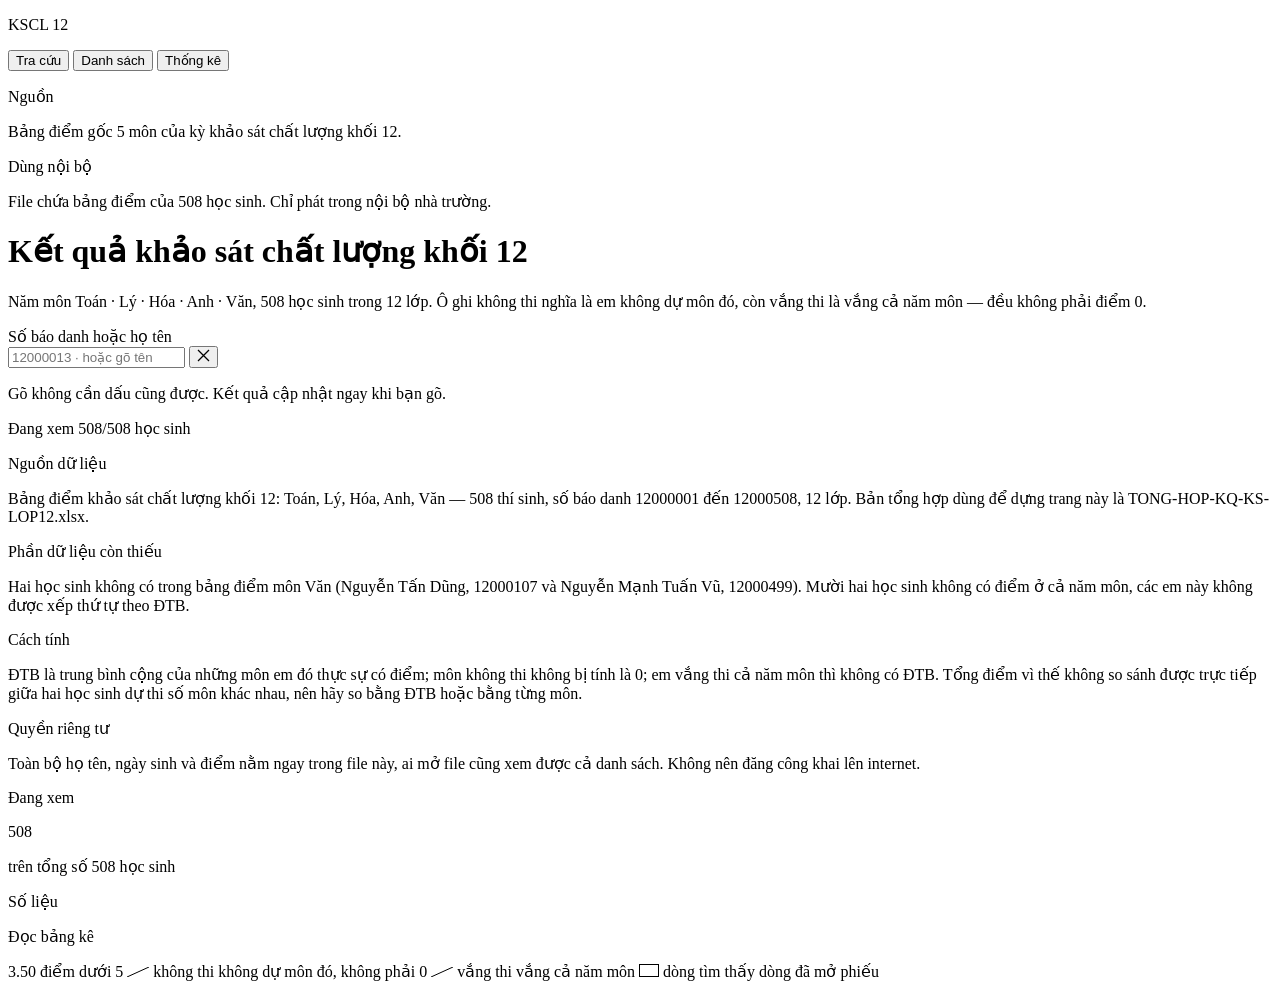
<file: web-src/index.html>
<!doctype html>
<html lang="vi">
<head>
<meta charset="utf-8">
<meta name="viewport" content="width=device-width, initial-scale=1">
<title>Tra cứu kết quả khảo sát chất lượng khối 12</title>
<meta name="description" content="Tra cứu điểm khảo sát chất lượng 5 môn (Toán, Lý, Hóa, Anh, Văn) của 508 học sinh khối 12 theo số báo danh hoặc họ tên.">
<meta name="color-scheme" content="light">
<link rel="icon" href="[data-uri]">
<style>/*__CSS__*/</style>
</head>
<body>

<div class="shell">

  <aside class="rail">
    <p class="mark"><span class="sq" aria-hidden="true"></span><span class="lb lb-ink">KSCL&nbsp;12</span></p>

    <nav class="nav" role="tablist" aria-label="Khu vực">
      <button type="button" role="tab" id="tab-tracuu" aria-controls="view-tracuu" aria-selected="true" tabindex="0"><span class="detent" aria-hidden="true"></span>Tra cứu</button>
      <button type="button" role="tab" id="tab-danhsach" aria-controls="view-danhsach" aria-selected="false" tabindex="-1"><span class="detent" aria-hidden="true"></span>Danh sách</button>
      <button type="button" role="tab" id="tab-thongke" aria-controls="view-thongke" aria-selected="false" tabindex="-1"><span class="detent" aria-hidden="true"></span>Thống kê</button>
    </nav>

    <div class="foot">
      <p class="lb">Nguồn</p>
      <p>Bảng điểm gốc 5 môn của kỳ khảo sát chất lượng khối 12.</p>
      <p class="lb lb-ink">Dùng nội bộ</p>
      <p>File chứa bảng điểm của 508 học sinh. Chỉ phát trong nội bộ nhà trường.</p>
    </div>
  </aside>

  <main class="main">

    <header class="mast">
      <div>
        <h1>Kết quả khảo sát chất lượng khối 12</h1>
        <p class="sub">Năm môn Toán · Lý · Hóa · Anh · Văn, <span class="num">508</span> học sinh trong <span class="num">12</span> lớp. Ô ghi <span class="struck">không thi</span> nghĩa là em không dự môn đó, còn <span class="struck">vắng thi</span> là vắng cả năm môn — đều không phải điểm 0.</p>
      </div>

      <form class="search" id="search" role="search" autocomplete="off">
        <label class="lb" for="q">Số báo danh hoặc họ tên</label>
        <div class="field">
          <input id="q" name="q" type="search" inputmode="search" spellcheck="false" placeholder="12000013 · hoặc gõ tên" aria-describedby="qhint">
          <button class="clear" id="clearq" type="button" aria-label="Xoá ô tìm kiếm">
            <svg width="13" height="13" viewBox="0 0 13 13" aria-hidden="true"><path d="M1 1l11 11M12 1L1 12" stroke="currentColor" stroke-width="1.25" fill="none"/></svg>
          </button>
        </div>
        <p class="hint" id="qhint">Gõ không cần dấu cũng được. Kết quả cập nhật ngay khi bạn gõ.</p>
      </form>
    </header>

    <p class="live" id="live" role="status" aria-live="polite"></p>

    <div class="band ruled" id="band" data-r="b">
      <p class="lb" id="scopeline">Đang xem 508/508 học sinh</p>
      <div class="classes" id="classes" role="group" aria-label="Lọc theo lớp"></div>
      <div class="keys" id="keys" role="group" aria-label="Sắp xếp theo"></div>
    </div>

    <section id="view-tracuu" class="view" role="tabpanel" aria-labelledby="tab-tracuu" tabindex="-1">
      <div id="hits" class="hits ruled" data-r="rows" data-render="rules"></div>
      <div id="slip"></div>
    </section>

    <section id="view-danhsach" class="view" role="tabpanel" aria-labelledby="tab-danhsach" tabindex="-1" hidden>
      <p class="sr" id="list-summary" aria-live="polite"></p>
      <div class="wrap ruled" id="tablewrap" data-r="rules" data-render="rules">
        <table id="kq">
          <caption class="sr">Bảng điểm khảo sát chất lượng 5 môn của 508 học sinh khối 12, sắp xếp và lọc theo lựa chọn phía trên.</caption>
          <thead>
            <tr>
              <th scope="col" class="t-l">STT</th>
              <th scope="col" class="t-l">Số BD</th>
              <th scope="col" class="t-l">Họ và tên</th>
              <th scope="col" class="t-l">Lớp</th>
              <th scope="col">Toán</th>
              <th scope="col">Lý</th>
              <th scope="col">Hóa</th>
              <th scope="col">Anh</th>
              <th scope="col">Văn</th>
              <th scope="col">Tổng</th>
              <th scope="col">ĐTB</th>
            </tr>
          </thead>
          <tbody id="tbody"></tbody>
          <tfoot id="tfoot"></tfoot>
        </table>
      </div>
    </section>

    <section id="view-thongke" class="view" role="tabpanel" aria-labelledby="tab-thongke" tabindex="-1" hidden>
      <div id="stats"></div>
    </section>

    <footer class="foot-doc ruled" data-r="t" data-render="rules">
      <div class="cols">
        <div>
          <p class="lb">Nguồn dữ liệu</p>
          <p>Bảng điểm khảo sát chất lượng khối 12: Toán, Lý, Hóa, Anh, Văn — 508 thí sinh, số báo danh 12000001 đến 12000508, 12 lớp. Bản tổng hợp dùng để dựng trang này là <span class="num">TONG-HOP-KQ-KS-LOP12.xlsx</span>.</p>
        </div>
        <div>
          <p class="lb">Phần dữ liệu còn thiếu</p>
          <p>Hai học sinh không có trong bảng điểm môn Văn (Nguyễn Tấn Dũng, 12000107 và Nguyễn Mạnh Tuấn Vũ, 12000499). Mười hai học sinh không có điểm ở cả năm môn, các em này không được xếp thứ tự theo ĐTB.</p>
        </div>
        <div>
          <p class="lb">Cách tính</p>
          <p>ĐTB là trung bình cộng của những môn em đó thực sự có điểm; môn <span class="struck">không thi</span> không bị tính là 0; em <span class="struck">vắng thi</span> cả năm môn thì không có ĐTB. Tổng điểm vì thế không so sánh được trực tiếp giữa hai học sinh dự thi số môn khác nhau, nên hãy so bằng ĐTB hoặc bằng từng môn.</p>
        </div>
        <div>
          <p class="lb">Quyền riêng tư</p>
          <p>Toàn bộ họ tên, ngày sinh và điểm nằm ngay trong file này, ai mở file cũng xem được cả danh sách. Không nên đăng công khai lên internet.</p>
        </div>
      </div>
    </footer>

  </main>

  <aside class="apparatus" aria-label="Số liệu bên lề">
    <div class="blk">
      <p class="lb" id="apLabel">Đang xem</p>
      <span class="big num" id="apBig">508</span>
      <p class="note" id="apNote">trên tổng số 508 học sinh</p>
    </div>

    <div class="blk ruled" data-r="t" data-render="rules">
      <p class="lb">Số liệu</p>
      <dl id="apList"></dl>
    </div>

    <div class="blk ruled" data-r="t" data-render="rules">
      <p class="lb">Đọc bảng kê</p>
      <div class="legend">
        <span><span class="sw-red num">3.50</span> điểm dưới 5</span>
        <span><span class="sw-hatch" aria-hidden="true"><svg width="22" height="10" viewBox="0 0 22 10"><path d="M0 10L22 0" stroke="currentColor" stroke-width="1" fill="none"/></svg></span> <span class="struck">không thi</span> không dự môn đó, không phải 0</span>
        <span><span class="sw-hatch" aria-hidden="true"><svg width="22" height="10" viewBox="0 0 22 10"><path d="M0 10L22 0" stroke="currentColor" stroke-width="1" fill="none"/></svg></span> <span class="struck">vắng thi</span> vắng cả năm môn</span>
        <span><span class="sw-br" aria-hidden="true"><svg width="20" height="13" viewBox="0 0 20 13"><rect x="0.5" y="0.5" width="19" height="12" fill="none" stroke="currentColor"/></svg></span> dòng tìm thấy</span>
        <span><span class="sw-mark" aria-hidden="true"></span> dòng đã mở phiếu</span>
      </div>
    </div>
  </aside>

</div>

<noscript>
  <p style="padding:24px;font:400 16px/1.6 system-ui,sans-serif">Trang này cần JavaScript để tra cứu. Nếu tiện ích bị tắt, bạn xem trực tiếp file <strong>TONG-HOP-KQ-KS-LOP12.xlsx</strong>.</p>
</noscript>

<script type="application/json" id="kqdata">/*__DATA__*/</script>
<script>/*__JS__*/</script>
</body>
</html>
</file>
